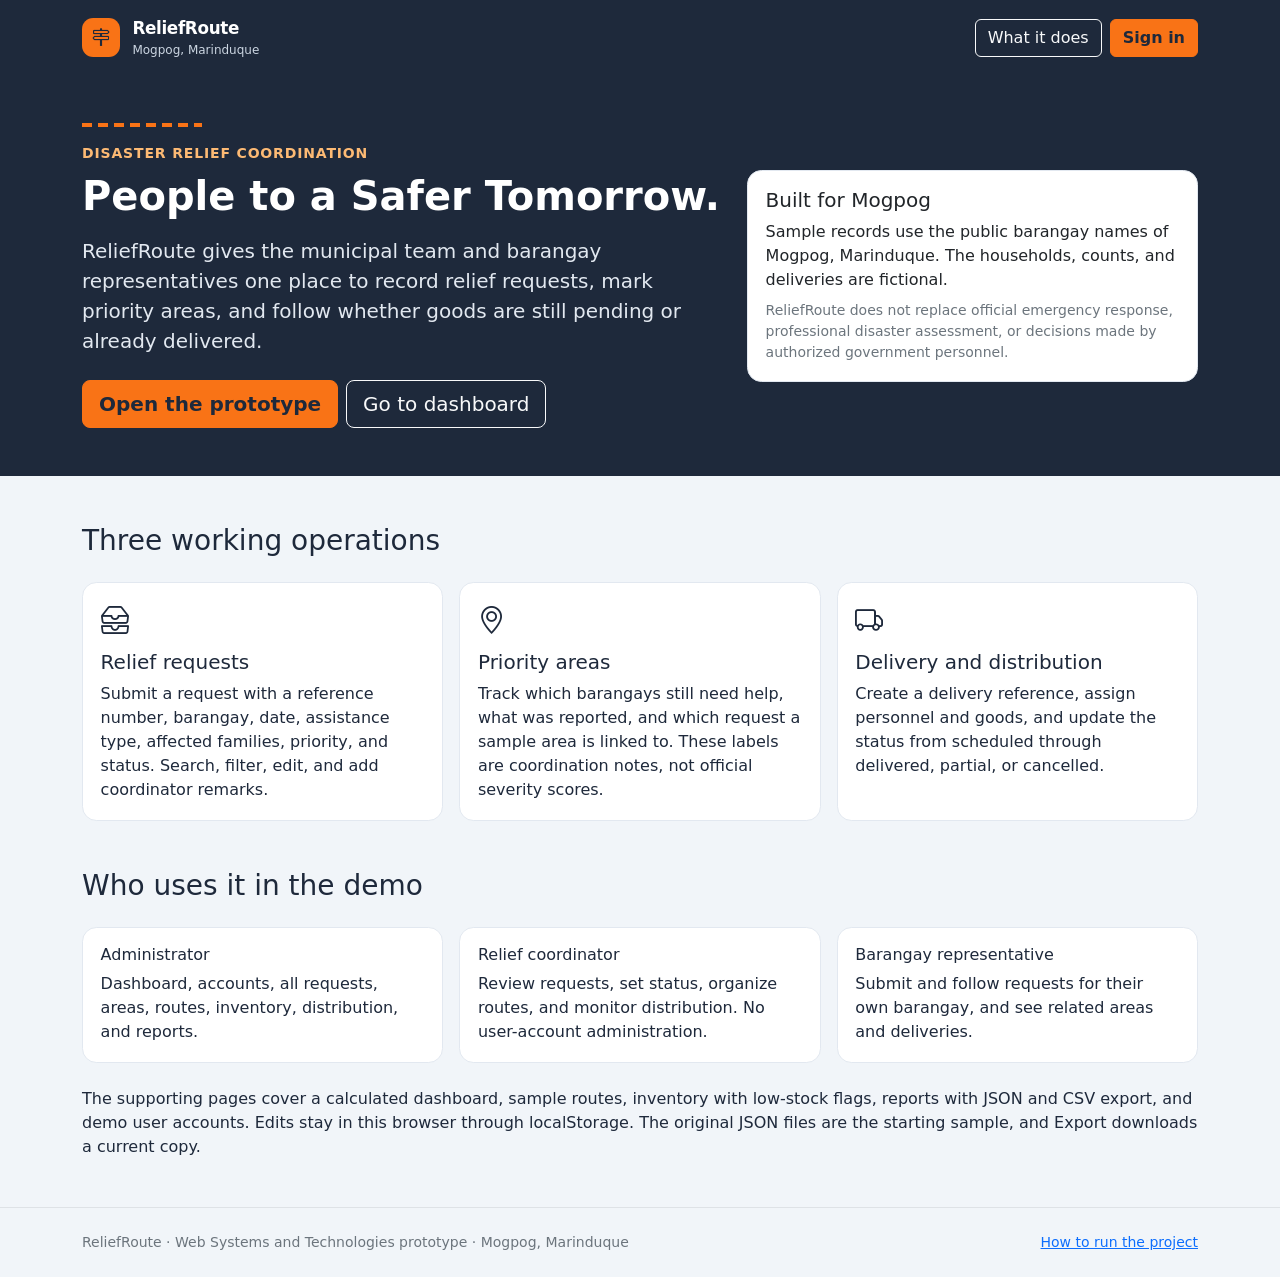
<file: index.html>
<!DOCTYPE html>
<html lang="en">
<head>
  <meta charset="UTF-8">
  <meta name="viewport" content="width=device-width, initial-scale=1">
  <meta name="description" content="ReliefRoute helps Mogpog coordinate disaster relief requests, priority areas, and delivery records.">
  <meta name="theme-color" content="#1E293B">
  <title>ReliefRoute · People to a Safer Tomorrow</title>
  <link rel="icon" href="assets/images/favicon.svg">
  <link rel="stylesheet" href="assets/vendor/bootstrap/bootstrap.min.css">
  <link rel="stylesheet" href="assets/vendor/bootstrap-icons/bootstrap-icons.min.css">
  <link rel="stylesheet" href="assets/css/style.css">
</head>
<body>
  <a class="visually-hidden-focusable position-absolute top-0 start-0 m-2 btn btn-rr" href="#content">Skip to content</a>
  <header class="rr-public-nav">
    <nav class="container py-3 d-flex flex-wrap align-items-center gap-3" aria-label="Public">
      <a class="rr-brand p-0" href="index.html">
        <span class="rr-mark" aria-hidden="true"><i class="bi bi-signpost-2"></i></span>
        <span><strong>ReliefRoute</strong><small>Mogpog, Marinduque</small></span>
      </a>
      <div class="ms-lg-auto d-flex flex-wrap gap-2">
        <a class="btn btn-outline-light" href="#modules">What it does</a>
        <a class="btn btn-rr-accent" href="pages/login.html">Sign in</a>
      </div>
    </nav>
  </header>
  <main id="content">
    <section class="rr-hero">
      <div class="container py-5">
        <div class="row align-items-center g-4">
          <div class="col-lg-7">
            <div class="rr-dash mb-3" aria-hidden="true"></div>
            <p class="text-uppercase small fw-bold mb-2" style="color:#fdba74; letter-spacing:.06em;">Disaster relief coordination</p>
            <h1 class="display-6 fw-bold">People to a Safer Tomorrow.</h1>
            <p class="lead mt-3 mb-4" style="color:#e2e8f0;">ReliefRoute gives the municipal team and barangay representatives one place to record relief requests, mark priority areas, and follow whether goods are still pending or already delivered.</p>
            <div class="d-flex flex-wrap gap-2">
              <a class="btn btn-rr-accent btn-lg" href="pages/login.html">Open the prototype</a>
              <a class="btn btn-outline-light btn-lg" href="pages/dashboard.html">Go to dashboard</a>
            </div>
          </div>
          <div class="col-lg-5">
            <div class="rr-public-card text-dark">
              <h2 class="h5">Built for Mogpog</h2>
              <p class="mb-2">Sample records use the public barangay names of Mogpog, Marinduque. The households, counts, and deliveries are fictional.</p>
              <p class="mb-0 small text-secondary">ReliefRoute does not replace official emergency response, professional disaster assessment, or decisions made by authorized government personnel.</p>
            </div>
          </div>
        </div>
      </div>
    </section>
    <section class="container py-5" id="modules" aria-labelledby="modules-title">
      <h2 id="modules-title" class="h3 mb-4">Three working operations</h2>
      <div class="row g-3">
        <article class="col-12 col-md-4">
          <div class="rr-public-card">
            <i class="bi bi-inboxes fs-3" aria-hidden="true"></i>
            <h3 class="h5 mt-2">Relief requests</h3>
            <p class="mb-0">Submit a request with a reference number, barangay, date, assistance type, affected families, priority, and status. Search, filter, edit, and add coordinator remarks.</p>
          </div>
        </article>
        <article class="col-12 col-md-4">
          <div class="rr-public-card">
            <i class="bi bi-geo-alt fs-3" aria-hidden="true"></i>
            <h3 class="h5 mt-2">Priority areas</h3>
            <p class="mb-0">Track which barangays still need help, what was reported, and which request a sample area is linked to. These labels are coordination notes, not official severity scores.</p>
          </div>
        </article>
        <article class="col-12 col-md-4">
          <div class="rr-public-card">
            <i class="bi bi-truck fs-3" aria-hidden="true"></i>
            <h3 class="h5 mt-2">Delivery and distribution</h3>
            <p class="mb-0">Create a delivery reference, assign personnel and goods, and update the status from scheduled through delivered, partial, or cancelled.</p>
          </div>
        </article>
      </div>
    </section>
    <section class="container pb-5" aria-labelledby="roles-title">
      <h2 id="roles-title" class="h3 mb-4">Who uses it in the demo</h2>
      <div class="row g-3">
        <article class="col-12 col-lg-4"><div class="rr-public-card"><h3 class="h6">Administrator</h3><p class="mb-0">Dashboard, accounts, all requests, areas, routes, inventory, distribution, and reports.</p></div></article>
        <article class="col-12 col-lg-4"><div class="rr-public-card"><h3 class="h6">Relief coordinator</h3><p class="mb-0">Review requests, set status, organize routes, and monitor distribution. No user-account administration.</p></div></article>
        <article class="col-12 col-lg-4"><div class="rr-public-card"><h3 class="h6">Barangay representative</h3><p class="mb-0">Submit and follow requests for their own barangay, and see related areas and deliveries.</p></div></article>
      </div>
      <p class="mt-4 mb-0">The supporting pages cover a calculated dashboard, sample routes, inventory with low-stock flags, reports with JSON and CSV export, and demo user accounts. Edits stay in this browser through localStorage. The original JSON files are the starting sample, and Export downloads a current copy.</p>
    </section>
  </main>
  <footer class="border-top py-4">
    <div class="container d-flex flex-wrap justify-content-between gap-2 small text-secondary">
      <p class="mb-0">ReliefRoute · Web Systems and Technologies prototype · Mogpog, Marinduque</p>
      <a href="README.md">How to run the project</a>
    </div>
  </footer>
  <script src="assets/vendor/bootstrap/bootstrap.bundle.min.js"></script>
</body>
</html>
</file>
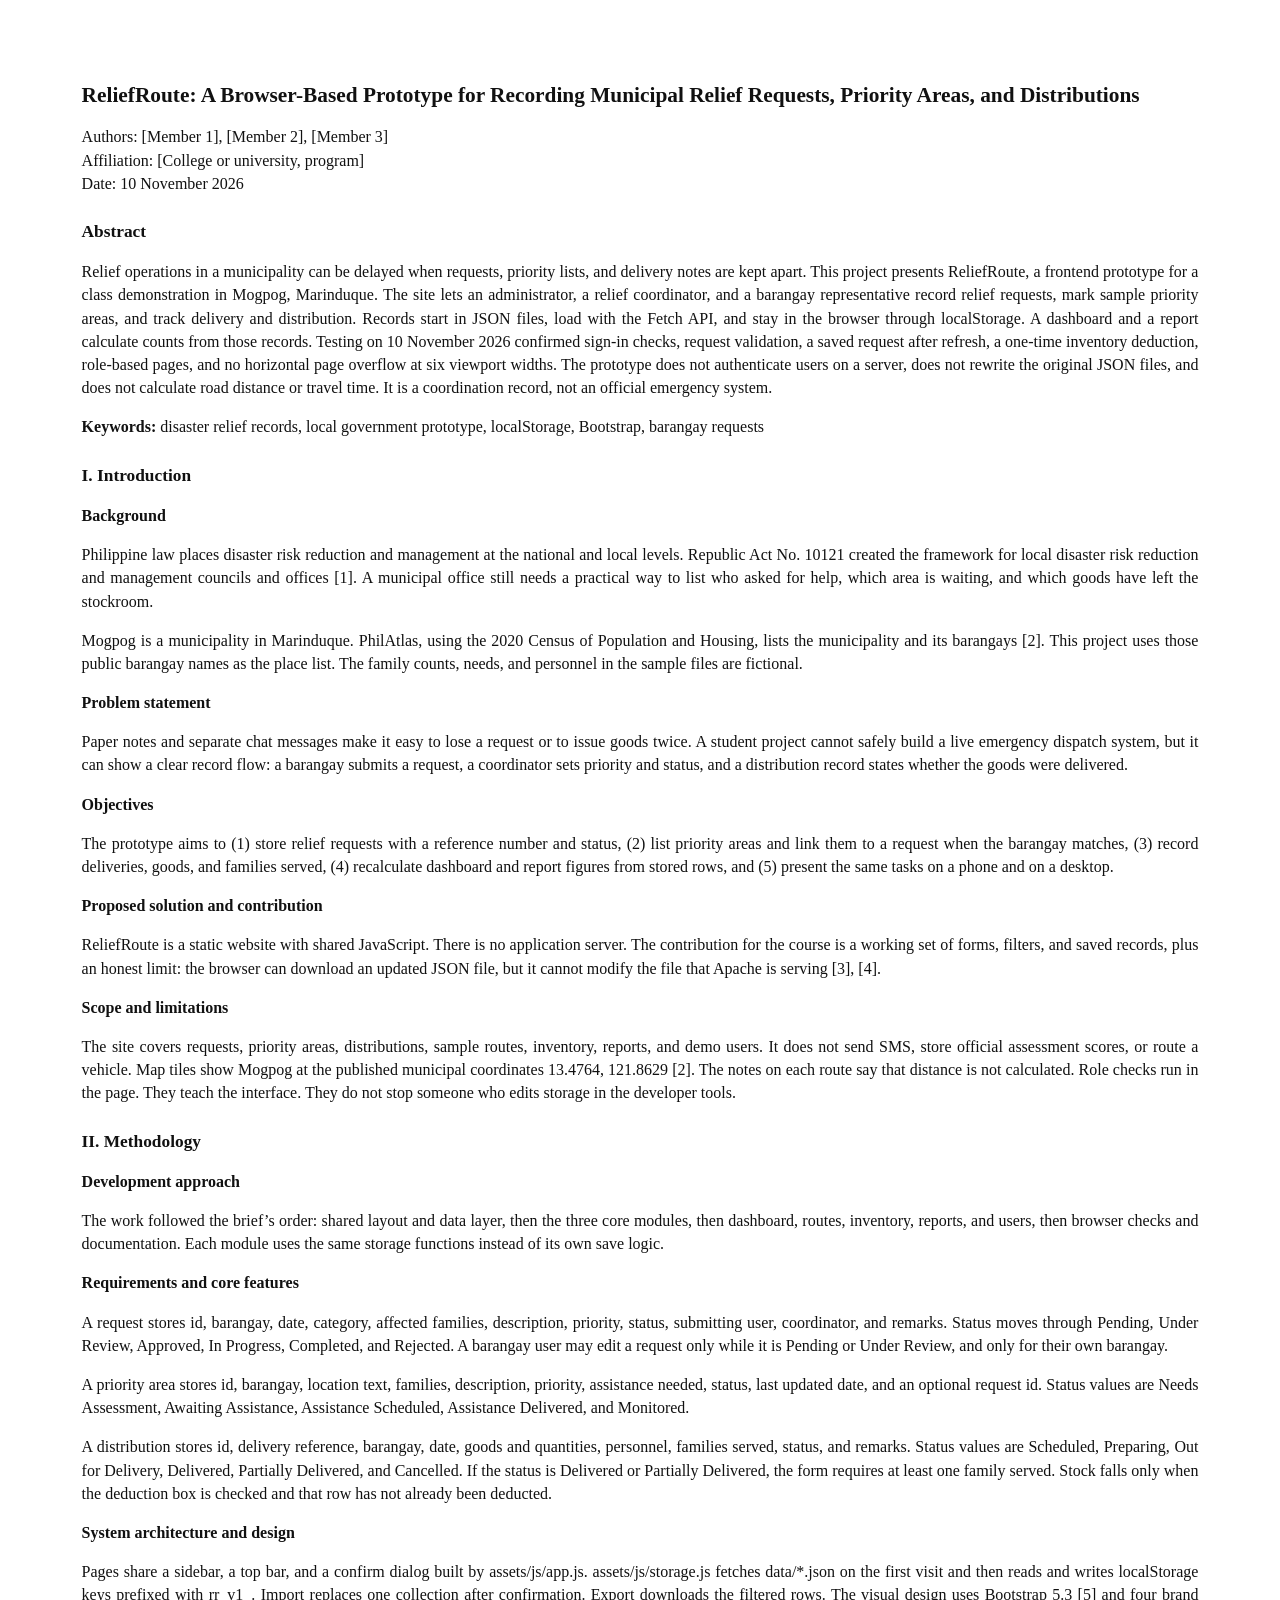
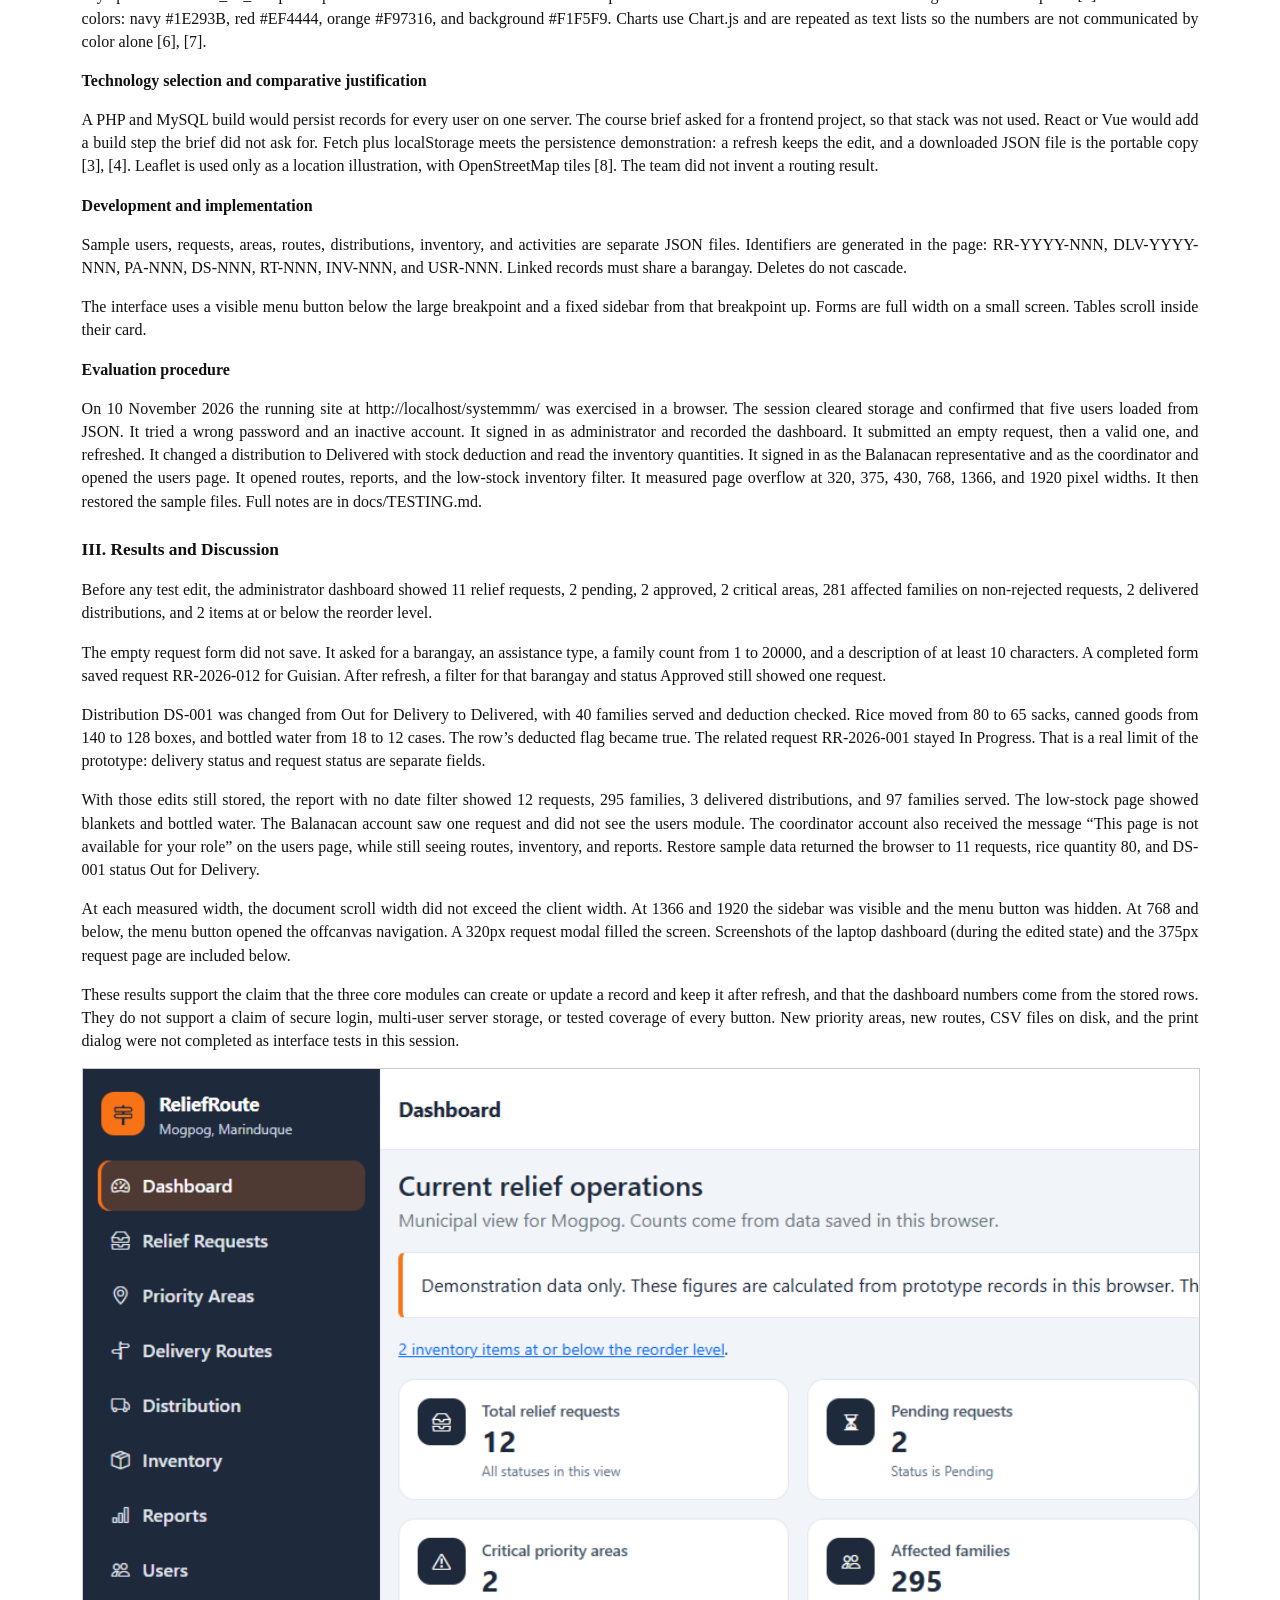
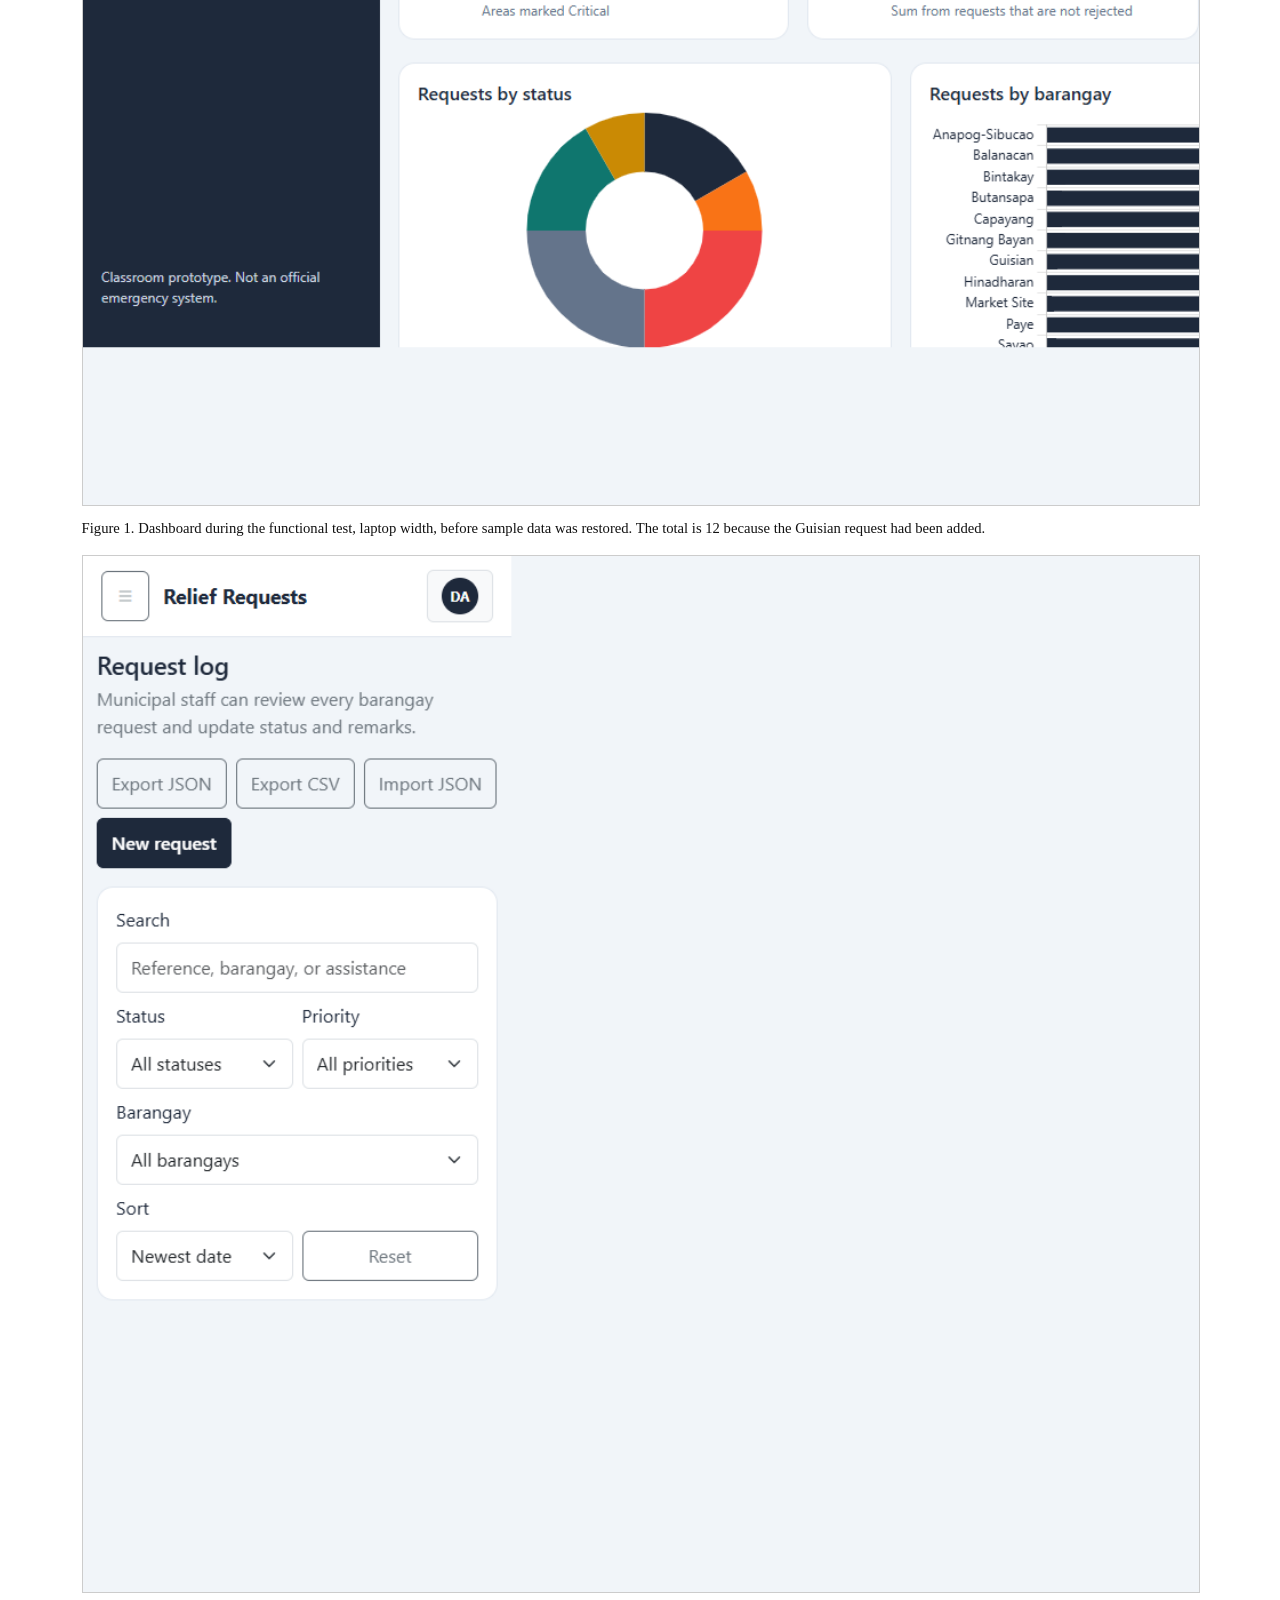
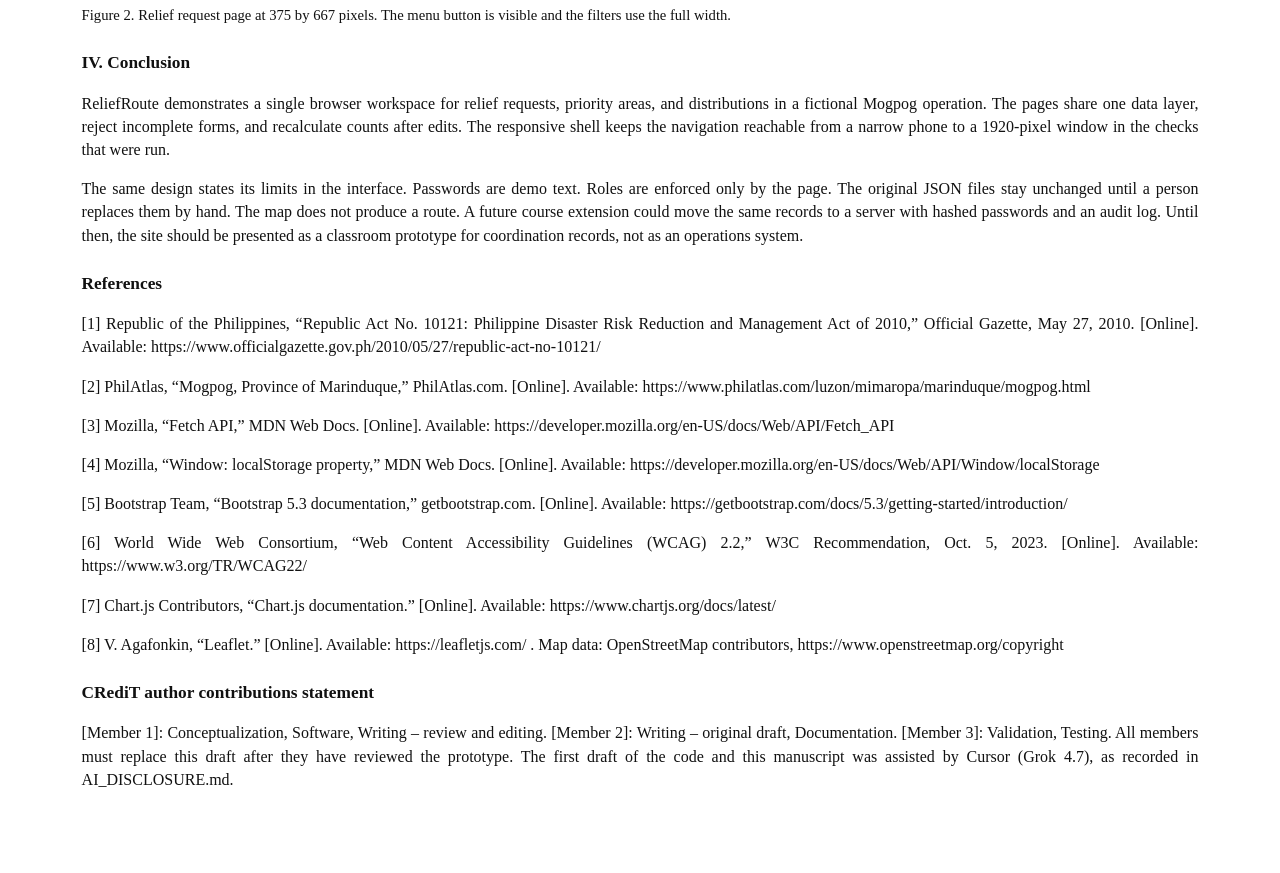
<file: docs/final-manuscript.html>
<!DOCTYPE html>
<html lang="en">
<head>
  <meta charset="utf-8">
  <title>ReliefRoute manuscript</title>
  <style>
    body { font-family: "Times New Roman", Times, serif; font-size: 12pt; line-height: 1.45; color: #111; margin: 0.85in; }
    h1 { font-size: 16pt; line-height: 1.3; }
    h2 { font-size: 13pt; margin-top: 1.4em; }
    h3 { font-size: 12pt; margin-top: 1em; }
    p, li { text-align: justify; }
    figure { margin: 1em 0; page-break-inside: avoid; }
    figcaption { font-size: 11pt; margin-top: 0.4em; }
    img { width: 100%; height: auto; border: 1px solid #ccc; }
    .meta { margin-bottom: 1.5em; }
  </style>
</head>
<body>
  <h1>ReliefRoute: A Browser-Based Prototype for Recording Municipal Relief Requests, Priority Areas, and Distributions</h1>
  <p class="meta">Authors: [Member 1], [Member 2], [Member 3]<br>
  Affiliation: [College or university, program]<br>
  Date: 10 November 2026</p>

  <h2>Abstract</h2>
  <p>Relief operations in a municipality can be delayed when requests, priority lists, and delivery notes are kept apart. This project presents ReliefRoute, a frontend prototype for a class demonstration in Mogpog, Marinduque. The site lets an administrator, a relief coordinator, and a barangay representative record relief requests, mark sample priority areas, and track delivery and distribution. Records start in JSON files, load with the Fetch API, and stay in the browser through localStorage. A dashboard and a report calculate counts from those records. Testing on 10 November 2026 confirmed sign-in checks, request validation, a saved request after refresh, a one-time inventory deduction, role-based pages, and no horizontal page overflow at six viewport widths. The prototype does not authenticate users on a server, does not rewrite the original JSON files, and does not calculate road distance or travel time. It is a coordination record, not an official emergency system.</p>
  <p><strong>Keywords:</strong> disaster relief records, local government prototype, localStorage, Bootstrap, barangay requests</p>

  <h2>I. Introduction</h2>
  <h3>Background</h3>
  <p>Philippine law places disaster risk reduction and management at the national and local levels. Republic Act No. 10121 created the framework for local disaster risk reduction and management councils and offices [1]. A municipal office still needs a practical way to list who asked for help, which area is waiting, and which goods have left the stockroom.</p>
  <p>Mogpog is a municipality in Marinduque. PhilAtlas, using the 2020 Census of Population and Housing, lists the municipality and its barangays [2]. This project uses those public barangay names as the place list. The family counts, needs, and personnel in the sample files are fictional.</p>
  <h3>Problem statement</h3>
  <p>Paper notes and separate chat messages make it easy to lose a request or to issue goods twice. A student project cannot safely build a live emergency dispatch system, but it can show a clear record flow: a barangay submits a request, a coordinator sets priority and status, and a distribution record states whether the goods were delivered.</p>
  <h3>Objectives</h3>
  <p>The prototype aims to (1) store relief requests with a reference number and status, (2) list priority areas and link them to a request when the barangay matches, (3) record deliveries, goods, and families served, (4) recalculate dashboard and report figures from stored rows, and (5) present the same tasks on a phone and on a desktop.</p>
  <h3>Proposed solution and contribution</h3>
  <p>ReliefRoute is a static website with shared JavaScript. There is no application server. The contribution for the course is a working set of forms, filters, and saved records, plus an honest limit: the browser can download an updated JSON file, but it cannot modify the file that Apache is serving [3], [4].</p>
  <h3>Scope and limitations</h3>
  <p>The site covers requests, priority areas, distributions, sample routes, inventory, reports, and demo users. It does not send SMS, store official assessment scores, or route a vehicle. Map tiles show Mogpog at the published municipal coordinates 13.4764, 121.8629 [2]. The notes on each route say that distance is not calculated. Role checks run in the page. They teach the interface. They do not stop someone who edits storage in the developer tools.</p>

  <h2>II. Methodology</h2>
  <h3>Development approach</h3>
  <p>The work followed the brief’s order: shared layout and data layer, then the three core modules, then dashboard, routes, inventory, reports, and users, then browser checks and documentation. Each module uses the same storage functions instead of its own save logic.</p>
  <h3>Requirements and core features</h3>
  <p>A request stores id, barangay, date, category, affected families, description, priority, status, submitting user, coordinator, and remarks. Status moves through Pending, Under Review, Approved, In Progress, Completed, and Rejected. A barangay user may edit a request only while it is Pending or Under Review, and only for their own barangay.</p>
  <p>A priority area stores id, barangay, location text, families, description, priority, assistance needed, status, last updated date, and an optional request id. Status values are Needs Assessment, Awaiting Assistance, Assistance Scheduled, Assistance Delivered, and Monitored.</p>
  <p>A distribution stores id, delivery reference, barangay, date, goods and quantities, personnel, families served, status, and remarks. Status values are Scheduled, Preparing, Out for Delivery, Delivered, Partially Delivered, and Cancelled. If the status is Delivered or Partially Delivered, the form requires at least one family served. Stock falls only when the deduction box is checked and that row has not already been deducted.</p>
  <h3>System architecture and design</h3>
  <p>Pages share a sidebar, a top bar, and a confirm dialog built by assets/js/app.js. assets/js/storage.js fetches data/*.json on the first visit and then reads and writes localStorage keys prefixed with rr_v1_. Import replaces one collection after confirmation. Export downloads the filtered rows. The visual design uses Bootstrap 5.3 [5] and four brand colors: navy #1E293B, red #EF4444, orange #F97316, and background #F1F5F9. Charts use Chart.js and are repeated as text lists so the numbers are not communicated by color alone [6], [7].</p>
  <h3>Technology selection and comparative justification</h3>
  <p>A PHP and MySQL build would persist records for every user on one server. The course brief asked for a frontend project, so that stack was not used. React or Vue would add a build step the brief did not ask for. Fetch plus localStorage meets the persistence demonstration: a refresh keeps the edit, and a downloaded JSON file is the portable copy [3], [4]. Leaflet is used only as a location illustration, with OpenStreetMap tiles [8]. The team did not invent a routing result.</p>
  <h3>Development and implementation</h3>
  <p>Sample users, requests, areas, routes, distributions, inventory, and activities are separate JSON files. Identifiers are generated in the page: RR-YYYY-NNN, DLV-YYYY-NNN, PA-NNN, DS-NNN, RT-NNN, INV-NNN, and USR-NNN. Linked records must share a barangay. Deletes do not cascade.</p>
  <p>The interface uses a visible menu button below the large breakpoint and a fixed sidebar from that breakpoint up. Forms are full width on a small screen. Tables scroll inside their card.</p>
  <h3>Evaluation procedure</h3>
  <p>On 10 November 2026 the running site at http://localhost/systemmm/ was exercised in a browser. The session cleared storage and confirmed that five users loaded from JSON. It tried a wrong password and an inactive account. It signed in as administrator and recorded the dashboard. It submitted an empty request, then a valid one, and refreshed. It changed a distribution to Delivered with stock deduction and read the inventory quantities. It signed in as the Balanacan representative and as the coordinator and opened the users page. It opened routes, reports, and the low-stock inventory filter. It measured page overflow at 320, 375, 430, 768, 1366, and 1920 pixel widths. It then restored the sample files. Full notes are in docs/TESTING.md.</p>

  <h2>III. Results and Discussion</h2>
  <p>Before any test edit, the administrator dashboard showed 11 relief requests, 2 pending, 2 approved, 2 critical areas, 281 affected families on non-rejected requests, 2 delivered distributions, and 2 items at or below the reorder level.</p>
  <p>The empty request form did not save. It asked for a barangay, an assistance type, a family count from 1 to 20000, and a description of at least 10 characters. A completed form saved request RR-2026-012 for Guisian. After refresh, a filter for that barangay and status Approved still showed one request.</p>
  <p>Distribution DS-001 was changed from Out for Delivery to Delivered, with 40 families served and deduction checked. Rice moved from 80 to 65 sacks, canned goods from 140 to 128 boxes, and bottled water from 18 to 12 cases. The row’s deducted flag became true. The related request RR-2026-001 stayed In Progress. That is a real limit of the prototype: delivery status and request status are separate fields.</p>
  <p>With those edits still stored, the report with no date filter showed 12 requests, 295 families, 3 delivered distributions, and 97 families served. The low-stock page showed blankets and bottled water. The Balanacan account saw one request and did not see the users module. The coordinator account also received the message “This page is not available for your role” on the users page, while still seeing routes, inventory, and reports. Restore sample data returned the browser to 11 requests, rice quantity 80, and DS-001 status Out for Delivery.</p>
  <p>At each measured width, the document scroll width did not exceed the client width. At 1366 and 1920 the sidebar was visible and the menu button was hidden. At 768 and below, the menu button opened the offcanvas navigation. A 320px request modal filled the screen. Screenshots of the laptop dashboard (during the edited state) and the 375px request page are included below.</p>
  <p>These results support the claim that the three core modules can create or update a record and keep it after refresh, and that the dashboard numbers come from the stored rows. They do not support a claim of secure login, multi-user server storage, or tested coverage of every button. New priority areas, new routes, CSV files on disk, and the print dialog were not completed as interface tests in this session.</p>

  <figure>
    <img src="screenshots/dashboard-laptop.png" alt="Dashboard on a laptop-width browser during the functional test">
    <figcaption>Figure 1. Dashboard during the functional test, laptop width, before sample data was restored. The total is 12 because the Guisian request had been added.</figcaption>
  </figure>
  <figure>
    <img src="screenshots/requests-mobile.png" alt="Relief requests page at a phone width">
    <figcaption>Figure 2. Relief request page at 375 by 667 pixels. The menu button is visible and the filters use the full width.</figcaption>
  </figure>

  <h2>IV. Conclusion</h2>
  <p>ReliefRoute demonstrates a single browser workspace for relief requests, priority areas, and distributions in a fictional Mogpog operation. The pages share one data layer, reject incomplete forms, and recalculate counts after edits. The responsive shell keeps the navigation reachable from a narrow phone to a 1920-pixel window in the checks that were run.</p>
  <p>The same design states its limits in the interface. Passwords are demo text. Roles are enforced only by the page. The original JSON files stay unchanged until a person replaces them by hand. The map does not produce a route. A future course extension could move the same records to a server with hashed passwords and an audit log. Until then, the site should be presented as a classroom prototype for coordination records, not as an operations system.</p>

  <h2>References</h2>
  <p>[1] Republic of the Philippines, “Republic Act No. 10121: Philippine Disaster Risk Reduction and Management Act of 2010,” Official Gazette, May 27, 2010. [Online]. Available: https://www.officialgazette.gov.ph/2010/05/27/republic-act-no-10121/</p>
  <p>[2] PhilAtlas, “Mogpog, Province of Marinduque,” PhilAtlas.com. [Online]. Available: https://www.philatlas.com/luzon/mimaropa/marinduque/mogpog.html</p>
  <p>[3] Mozilla, “Fetch API,” MDN Web Docs. [Online]. Available: https://developer.mozilla.org/en-US/docs/Web/API/Fetch_API</p>
  <p>[4] Mozilla, “Window: localStorage property,” MDN Web Docs. [Online]. Available: https://developer.mozilla.org/en-US/docs/Web/API/Window/localStorage</p>
  <p>[5] Bootstrap Team, “Bootstrap 5.3 documentation,” getbootstrap.com. [Online]. Available: https://getbootstrap.com/docs/5.3/getting-started/introduction/</p>
  <p>[6] World Wide Web Consortium, “Web Content Accessibility Guidelines (WCAG) 2.2,” W3C Recommendation, Oct. 5, 2023. [Online]. Available: https://www.w3.org/TR/WCAG22/</p>
  <p>[7] Chart.js Contributors, “Chart.js documentation.” [Online]. Available: https://www.chartjs.org/docs/latest/</p>
  <p>[8] V. Agafonkin, “Leaflet.” [Online]. Available: https://leafletjs.com/ . Map data: OpenStreetMap contributors, https://www.openstreetmap.org/copyright</p>

  <h2>CRediT author contributions statement</h2>
  <p>[Member 1]: Conceptualization, Software, Writing – review and editing. [Member 2]: Writing – original draft, Documentation. [Member 3]: Validation, Testing. All members must replace this draft after they have reviewed the prototype. The first draft of the code and this manuscript was assisted by Cursor (Grok 4.7), as recorded in AI_DISCLOSURE.md.</p>
</body>
</html>
</file>
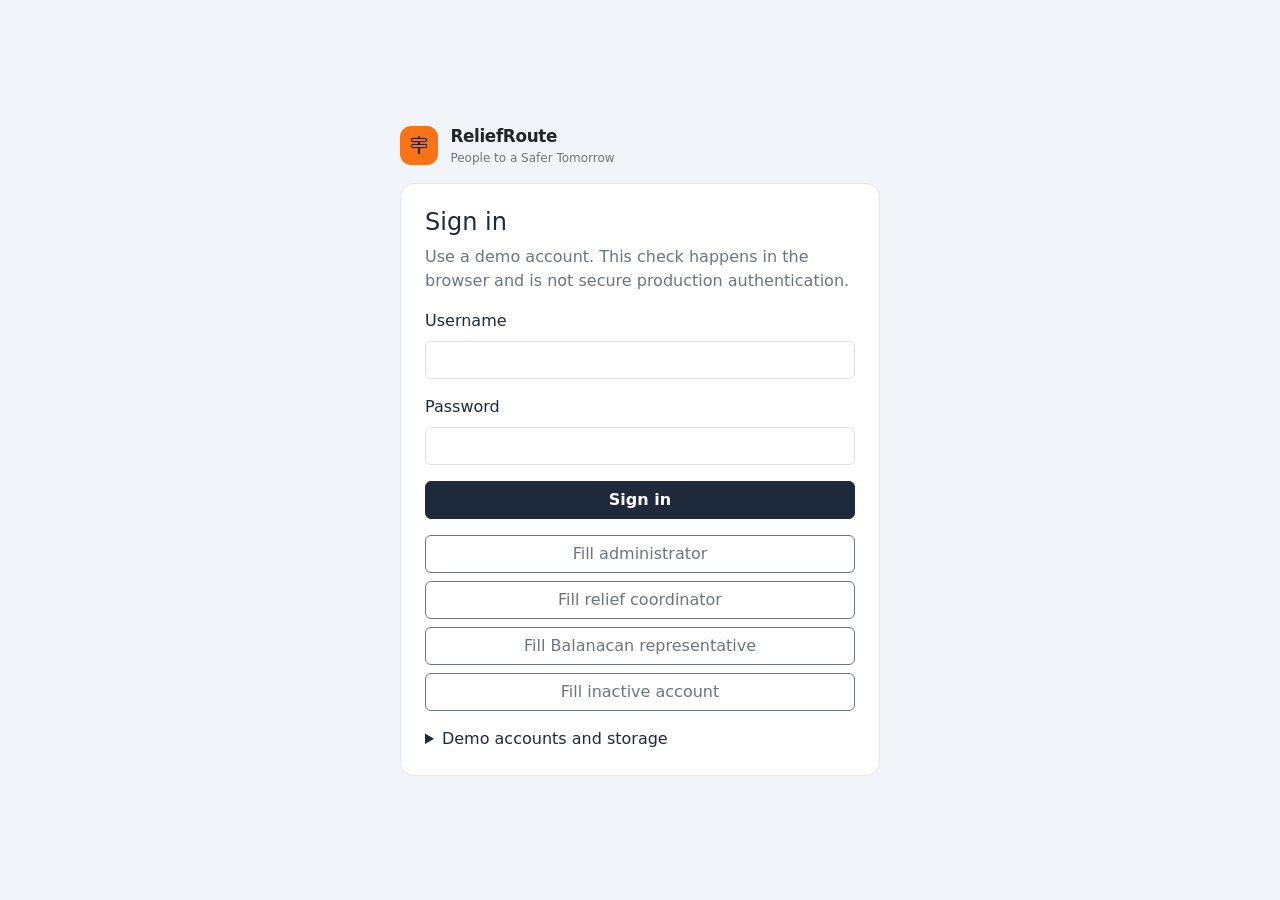
<file: pages/dashboard.html>
<!DOCTYPE html>
<html lang="en">
<head>
  <meta charset="UTF-8">
  <meta name="viewport" content="width=device-width, initial-scale=1">
  <meta name="description" content="ReliefRoute operations dashboard for Mogpog.">
  <title>Dashboard · ReliefRoute</title>
  <link rel="icon" href="../assets/images/favicon.svg">
  <link rel="stylesheet" href="../assets/vendor/bootstrap/bootstrap.min.css">
  <link rel="stylesheet" href="../assets/vendor/bootstrap-icons/bootstrap-icons.min.css">
  <link rel="stylesheet" href="../assets/css/style.css">
</head>
<body data-page="dashboard">
  <p id="rr-boot" class="p-4 text-secondary">Loading ReliefRoute…</p>
  <main id="page-root" class="rr-content" hidden>
    <section aria-labelledby="ops-heading">
      <h2 id="ops-heading" class="h4 mb-1">Current relief operations</h2>
      <p id="scopeNote" class="text-secondary mb-3"></p>
      <div class="alert rr-note" role="note">Demonstration data only. These figures are calculated from prototype records in this browser. They are not an official situation report.</div>
      <p id="stockLine" class="small mb-3"></p>
      <div class="row g-3" id="statGrid"></div>
    </section>
    <div class="row g-3 mt-1">
      <section class="col-lg-5" aria-labelledby="status-chart-title">
        <div class="rr-card p-3 h-100">
          <h3 id="status-chart-title" class="h6">Requests by status</h3>
          <div class="rr-chart"><canvas id="statusChart" aria-label="Chart of relief requests by status"></canvas></div>
          <ul class="list-unstyled d-flex flex-column gap-1 mt-3 mb-0 small" id="statusList"></ul>
        </div>
      </section>
      <section class="col-lg-7" aria-labelledby="barangay-chart-title">
        <div class="rr-card p-3 h-100">
          <h3 id="barangay-chart-title" class="h6">Requests by barangay</h3>
          <div class="rr-chart"><canvas id="barangayChart" aria-label="Chart of relief requests by barangay"></canvas></div>
          <ul class="list-unstyled d-flex flex-column gap-1 mt-3 mb-0 small" id="barangayList"></ul>
        </div>
      </section>
    </div>
    <div class="row g-3 mt-1">
      <section class="col-xl-7" aria-labelledby="recent-title">
        <div class="rr-card p-3">
          <h3 id="recent-title" class="h6">Recent relief requests</h3>
          <div class="table-responsive">
            <table class="table align-middle mb-0">
              <caption class="visually-hidden">Five most recently updated relief requests</caption>
              <thead><tr><th>Request</th><th>Barangay</th><th>Assistance</th><th>Priority</th><th>Status</th></tr></thead>
              <tbody id="recentBody"></tbody>
            </table>
          </div>
        </div>
      </section>
      <section class="col-xl-5" aria-labelledby="activity-title">
        <div class="rr-card p-3 h-100">
          <h3 id="activity-title" class="h6">Recent activity</h3>
          <ol class="rr-feed" id="activityFeed"></ol>
        </div>
      </section>
    </div>
  </main>
  <script src="../assets/vendor/bootstrap/bootstrap.bundle.min.js"></script>
  <script src="../assets/vendor/chart/chart.umd.min.js"></script>
  <script src="../assets/js/storage.js"></script>
  <script src="../assets/js/app.js"></script>
  <script src="../assets/js/dashboard.js"></script>
  <script>
    document.addEventListener("DOMContentLoaded", function () {
      RR.boot(function (user) { DashboardPage.init(user); });
    });
  </script>
</body>
</html>
</file>
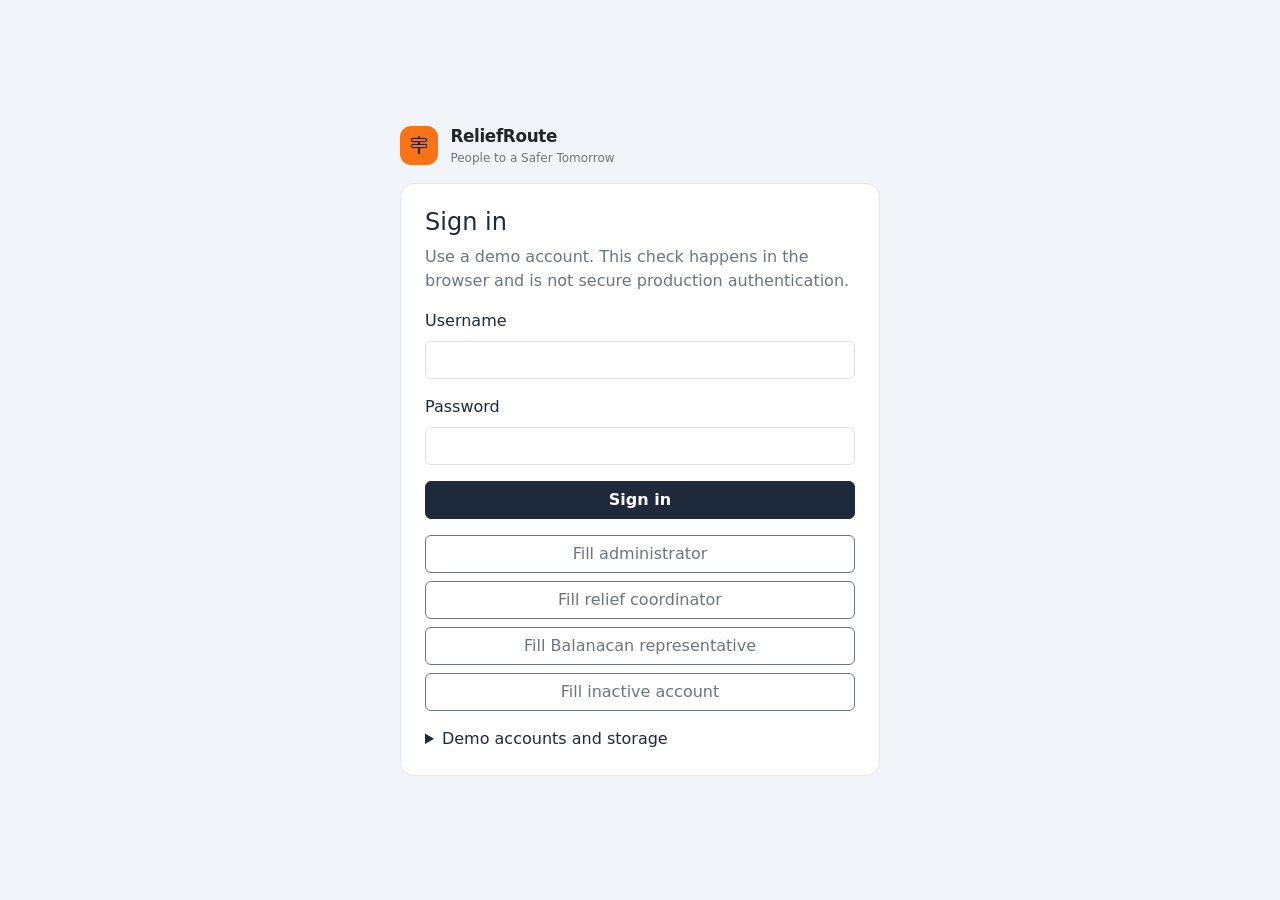
<file: pages/delivery-routes.html>
<!DOCTYPE html>
<html lang="en">
<head>
  <meta charset="UTF-8">
  <meta name="viewport" content="width=device-width, initial-scale=1">
  <meta name="description" content="Sample relief delivery routes for Mogpog. Distances are not calculated.">
  <title>Delivery Routes · ReliefRoute</title>
  <link rel="icon" href="../assets/images/favicon.svg">
  <link rel="stylesheet" href="../assets/vendor/bootstrap/bootstrap.min.css">
  <link rel="stylesheet" href="../assets/vendor/bootstrap-icons/bootstrap-icons.min.css">
  <link rel="stylesheet" href="../assets/vendor/leaflet/leaflet.css">
  <link rel="stylesheet" href="../assets/css/style.css">
</head>
<body data-page="routes">
  <p id="rr-boot" class="p-4 text-secondary">Loading ReliefRoute…</p>
  <main id="page-root" class="rr-content" hidden>
    <div class="d-flex flex-wrap justify-content-between align-items-start gap-3 mb-3">
      <div>
        <h2 class="h4 mb-1">Sample delivery routes</h2>
        <p class="text-secondary mb-0">These routes name an origin, a destination barangay, personnel, and supplies. ReliefRoute does not calculate road distance, travel time, or live vehicle location.</p>
      </div>
      <div class="d-flex flex-wrap gap-2">
        <button type="button" class="btn btn-outline-secondary" id="exportJsonBtn">Export JSON</button>
        <button type="button" class="btn btn-outline-secondary" id="exportCsvBtn">Export CSV</button>
        <button type="button" class="btn btn-outline-secondary" id="importJsonBtn">Import JSON</button>
        <input id="importJsonInput" type="file" accept="application/json,.json" hidden>
        <button type="button" class="btn btn-rr" id="addBtn">New route</button>
      </div>
    </div>
    <form class="rr-card p-3 mb-3" id="filterForm" role="search" aria-label="Filter routes">
      <div class="row g-2 align-items-end">
        <div class="col-12 col-md-5">
          <label class="form-label" for="filterQuery">Search</label>
          <input class="form-control" id="filterQuery" name="q" type="search" placeholder="Route, personnel, or supplies">
        </div>
        <div class="col-6 col-md-3">
          <label class="form-label" for="filterStatus">Status</label>
          <select class="form-select" id="filterStatus" name="status"></select>
        </div>
        <div class="col-6 col-md-2">
          <label class="form-label" for="filterBarangay">Destination</label>
          <select class="form-select" id="filterBarangay" name="barangay"></select>
        </div>
        <div class="col-12 col-md-2">
          <button class="btn btn-outline-secondary w-100" type="button" id="resetFilters">Reset</button>
        </div>
      </div>
    </form>
    <p id="resultCount" class="small text-secondary" aria-live="polite"></p>
    <div class="row g-3" id="routeList"></div>
    <section class="rr-card p-3 mt-3" aria-labelledby="map-title">
      <h2 id="map-title" class="h6">Municipal reference map</h2>
      <div id="routeMap" class="rr-map" role="region" aria-label="Map centered on the Mogpog municipal reference point"></div>
      <p id="mapNote" class="small text-secondary mt-2 mb-0">Loading the map…</p>
    </section>
    <div class="modal fade" id="formModal" tabindex="-1" aria-labelledby="routeModalTitle" aria-hidden="true">
      <div class="modal-dialog modal-lg modal-dialog-scrollable modal-fullscreen-sm-down">
        <div class="modal-content">
          <form id="recordForm" novalidate>
            <div class="modal-header">
              <h2 class="modal-title h5" id="routeModalTitle">New delivery route</h2>
              <button type="button" class="btn-close" data-bs-dismiss="modal" aria-label="Close"></button>
            </div>
            <div class="modal-body">
              <div id="formAlert" class="alert alert-danger" role="alert" tabindex="-1" hidden></div>
              <div class="row g-3">
                <div class="col-md-6">
                  <label class="form-label" for="routeOrigin">Origin</label>
                  <input class="form-control" id="routeOrigin" name="origin" maxlength="160">
                </div>
                <div class="col-md-6">
                  <label class="form-label" for="routeDestination">Destination barangay</label>
                  <select class="form-select" id="routeDestination" name="destination"></select>
                </div>
                <div class="col-md-6">
                  <label class="form-label" for="routePersonnel">Assigned personnel</label>
                  <input class="form-control" id="routePersonnel" name="personnel" maxlength="120">
                </div>
                <div class="col-md-6">
                  <label class="form-label" for="routeDate">Scheduled date</label>
                  <input class="form-control" id="routeDate" name="scheduledDate" type="date">
                </div>
                <div class="col-md-8">
                  <label class="form-label" for="routeSupplies">Relief supplies</label>
                  <input class="form-control" id="routeSupplies" name="supplies" maxlength="200">
                </div>
                <div class="col-md-4">
                  <label class="form-label" for="routeStatus">Status</label>
                  <select class="form-select" id="routeStatus" name="status"></select>
                </div>
                <div class="col-12">
                  <label class="form-label" for="routeDistribution">Linked distribution</label>
                  <select class="form-select" id="routeDistribution" name="relatedDistributionId"></select>
                </div>
                <div class="col-12">
                  <label class="form-label" for="routeNotes">Notes</label>
                  <textarea class="form-control" id="routeNotes" name="notes" rows="3" maxlength="500"></textarea>
                </div>
              </div>
            </div>
            <div class="modal-footer">
              <button type="button" class="btn btn-outline-secondary" data-bs-dismiss="modal">Cancel</button>
              <button type="submit" class="btn btn-rr">Save route</button>
            </div>
          </form>
        </div>
      </div>
    </div>
  </main>
  <script src="../assets/vendor/bootstrap/bootstrap.bundle.min.js"></script>
  <script src="../assets/vendor/leaflet/leaflet.js"></script>
  <script src="../assets/js/storage.js"></script>
  <script src="../assets/js/app.js"></script>
  <script src="../assets/js/delivery-routes.js"></script>
  <script>
    document.addEventListener("DOMContentLoaded", function () {
      RR.boot(function (user) { DeliveryRoutes.init(user); });
    });
  </script>
</body>
</html>
</file>
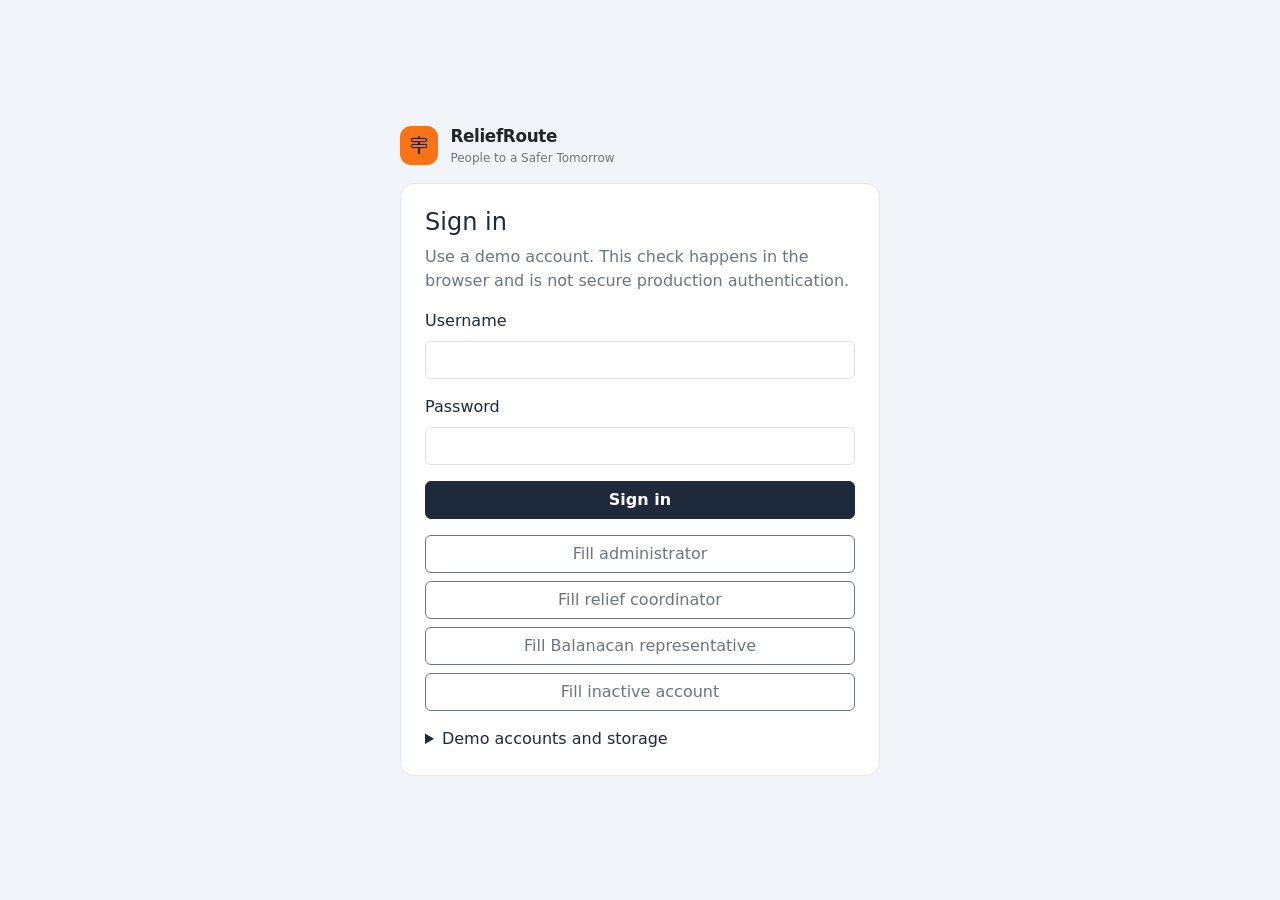
<file: pages/distribution.html>
<!DOCTYPE html>
<html lang="en">
<head>
  <meta charset="UTF-8">
  <meta name="viewport" content="width=device-width, initial-scale=1">
  <meta name="description" content="Track relief goods distribution for Mogpog.">
  <title>Distribution · ReliefRoute</title>
  <link rel="icon" href="../assets/images/favicon.svg">
  <link rel="stylesheet" href="../assets/vendor/bootstrap/bootstrap.min.css">
  <link rel="stylesheet" href="../assets/vendor/bootstrap-icons/bootstrap-icons.min.css">
  <link rel="stylesheet" href="../assets/css/style.css">
</head>
<body data-page="distribution">
  <p id="rr-boot" class="p-4 text-secondary">Loading ReliefRoute…</p>
  <main id="page-root" class="rr-content" hidden>
    <div class="d-flex flex-wrap justify-content-between align-items-start gap-3 mb-3">
      <div>
        <h2 class="h4 mb-1">Relief distribution</h2>
        <p id="scopeNote" class="text-secondary mb-0"></p>
      </div>
      <div class="d-flex flex-wrap gap-2">
        <button type="button" class="btn btn-outline-secondary" id="exportJsonBtn">Export JSON</button>
        <button type="button" class="btn btn-outline-secondary" id="exportCsvBtn">Export CSV</button>
        <button type="button" class="btn btn-outline-secondary" id="importJsonBtn">Import JSON</button>
        <input id="importJsonInput" type="file" accept="application/json,.json" hidden>
        <button type="button" class="btn btn-rr" id="addBtn">New distribution</button>
      </div>
    </div>
    <form class="rr-card p-3 mb-3" id="filterForm" role="search" aria-label="Filter distributions">
      <div class="row g-2 align-items-end">
        <div class="col-12 col-md-5">
          <label class="form-label" for="filterQuery">Search</label>
          <input class="form-control" id="filterQuery" name="q" type="search" placeholder="Reference, barangay, or item">
        </div>
        <div class="col-6 col-md-3">
          <label class="form-label" for="filterStatus">Status</label>
          <select class="form-select" id="filterStatus" name="status"></select>
        </div>
        <div class="col-6 col-md-2" id="barangayFilterWrap">
          <label class="form-label" for="filterBarangay">Barangay</label>
          <select class="form-select" id="filterBarangay" name="barangay"></select>
        </div>
        <div class="col-12 col-md-2">
          <button class="btn btn-outline-secondary w-100" type="button" id="resetFilters">Reset</button>
        </div>
      </div>
    </form>
    <section class="rr-card p-3">
      <div class="d-flex justify-content-between"><h3 class="h6">Records</h3><p id="resultCount" class="small text-secondary" aria-live="polite"></p></div>
      <div class="table-responsive">
        <table class="table align-middle mb-0">
          <caption class="visually-hidden">Distribution records</caption>
          <thead>
            <tr><th>Reference</th><th>Barangay</th><th>Date</th><th>Goods</th><th>Personnel</th><th class="text-end">Families served</th><th>Status</th><th>Actions</th></tr>
          </thead>
          <tbody id="tableBody"></tbody>
        </table>
      </div>
      <div id="pager"></div>
    </section>
    <div class="modal fade" id="formModal" tabindex="-1" aria-labelledby="distributionModalTitle" aria-hidden="true">
      <div class="modal-dialog modal-lg modal-dialog-scrollable modal-fullscreen-sm-down">
        <div class="modal-content">
          <form id="recordForm" novalidate>
            <div class="modal-header">
              <h2 class="modal-title h5" id="distributionModalTitle">New distribution</h2>
              <button type="button" class="btn-close" data-bs-dismiss="modal" aria-label="Close"></button>
            </div>
            <div class="modal-body">
              <div id="formAlert" class="alert alert-danger" role="alert" tabindex="-1" hidden></div>
              <div class="row g-3">
                <div class="col-md-6">
                  <label class="form-label" for="deliveryReference">Delivery reference</label>
                  <input class="form-control" id="deliveryReference" name="reference" readonly>
                </div>
                <div class="col-md-6">
                  <label class="form-label" for="distributionBarangay">Destination barangay</label>
                  <select class="form-select" id="distributionBarangay" name="barangay"></select>
                </div>
                <div class="col-md-4">
                  <label class="form-label" for="distributionDate">Date</label>
                  <input class="form-control" id="distributionDate" name="date" type="date">
                </div>
                <div class="col-md-4">
                  <label class="form-label" for="distributionStatus">Status</label>
                  <select class="form-select" id="distributionStatus" name="status"></select>
                </div>
                <div class="col-md-4">
                  <label class="form-label" for="familiesServed">Families served</label>
                  <input class="form-control" id="familiesServed" name="familiesServed" type="number" min="0" max="20000" step="1" inputmode="numeric">
                </div>
                <div class="col-12">
                  <label class="form-label" for="distributionPersonnel">Assigned personnel</label>
                  <input class="form-control" id="distributionPersonnel" name="personnel" maxlength="120">
                </div>
                <div class="col-md-6">
                  <label class="form-label" for="distributionRequest">Linked request</label>
                  <select class="form-select" id="distributionRequest" name="requestId"></select>
                </div>
                <div class="col-md-6">
                  <label class="form-label" for="distributionRoute">Linked route</label>
                  <select class="form-select" id="distributionRoute" name="routeId"></select>
                </div>
                <div class="col-12">
                  <fieldset>
                    <legend class="form-label h6">Relief goods</legend>
                    <div id="goodsLines"></div>
                    <button type="button" class="btn btn-outline-secondary btn-sm" id="addGoodsLine">Add item</button>
                  </fieldset>
                </div>
                <div class="col-12">
                  <label class="form-label" for="distributionRemarks">Remarks</label>
                  <textarea class="form-control" id="distributionRemarks" name="remarks" rows="3" maxlength="500"></textarea>
                </div>
                <div class="col-12" id="deductWrap">
                  <div class="form-check">
                    <input class="form-check-input" type="checkbox" id="deductInventory" name="deductInventory">
                    <label class="form-check-label" for="deductInventory">Subtract these quantities from inventory when the status is Delivered or Partially Delivered</label>
                  </div>
                </div>
                <div class="col-12">
                  <p id="deductNote" class="small text-secondary mb-0" hidden></p>
                </div>
              </div>
            </div>
            <div class="modal-footer">
              <button type="button" class="btn btn-outline-secondary" data-bs-dismiss="modal">Cancel</button>
              <button type="submit" class="btn btn-rr">Save distribution</button>
            </div>
          </form>
        </div>
      </div>
    </div>
    <div class="modal fade" id="viewModal" tabindex="-1" aria-labelledby="viewTitle" aria-hidden="true">
      <div class="modal-dialog modal-lg modal-dialog-scrollable modal-fullscreen-sm-down">
        <div class="modal-content">
          <div class="modal-header">
            <h2 class="modal-title h5" id="viewTitle">Distribution</h2>
            <button type="button" class="btn-close" data-bs-dismiss="modal" aria-label="Close"></button>
          </div>
          <div class="modal-body" id="viewBody"></div>
        </div>
      </div>
    </div>
  </main>
  <script src="../assets/vendor/bootstrap/bootstrap.bundle.min.js"></script>
  <script src="../assets/js/storage.js"></script>
  <script src="../assets/js/app.js"></script>
  <script src="../assets/js/distribution.js"></script>
  <script>
    document.addEventListener("DOMContentLoaded", function () {
      RR.boot(function (user) { DistributionPage.init(user); });
    });
  </script>
</body>
</html>
</file>
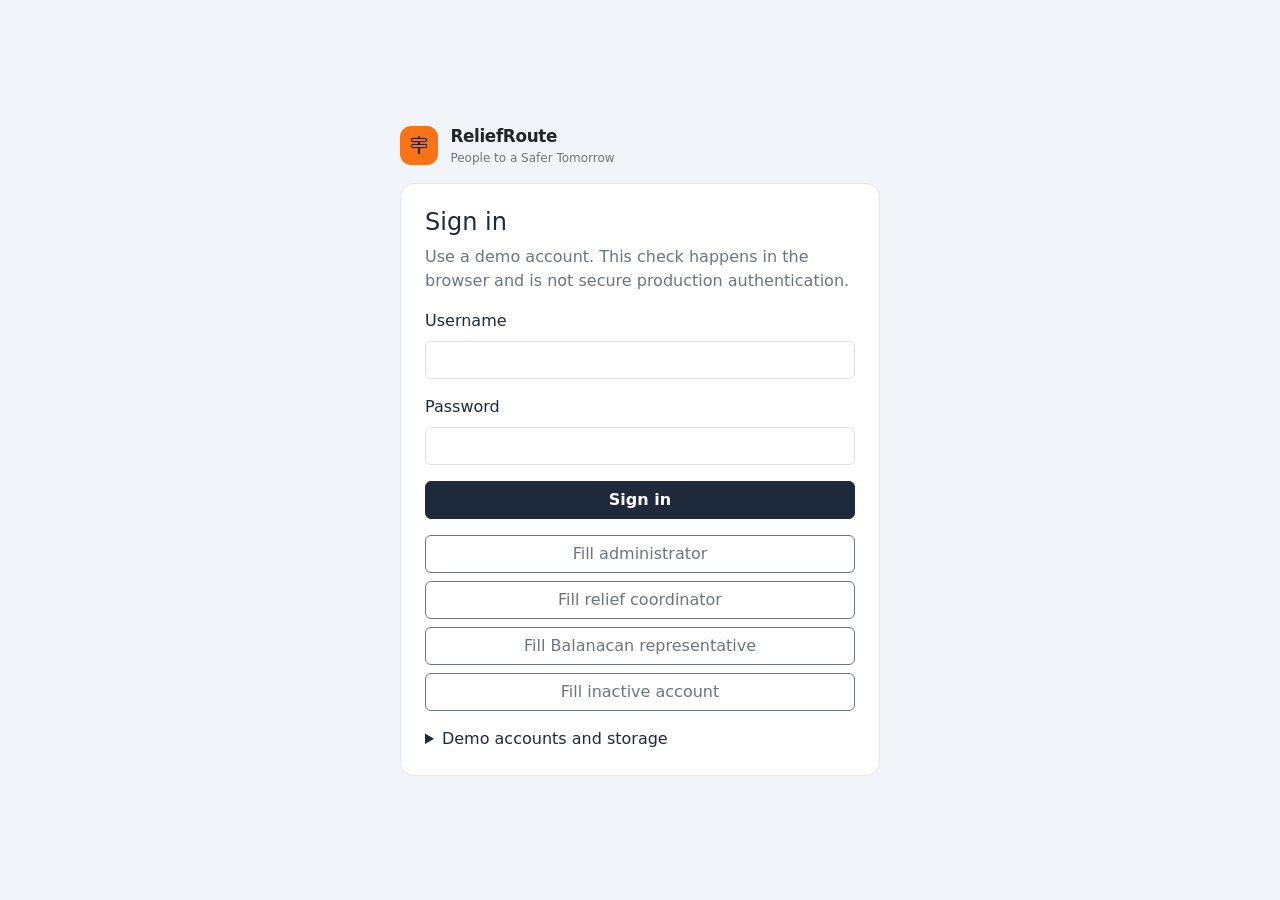
<file: pages/inventory.html>
<!DOCTYPE html>
<html lang="en">
<head>
  <meta charset="UTF-8">
  <meta name="viewport" content="width=device-width, initial-scale=1">
  <meta name="description" content="Sample relief inventory for ReliefRoute.">
  <title>Inventory · ReliefRoute</title>
  <link rel="icon" href="../assets/images/favicon.svg">
  <link rel="stylesheet" href="../assets/vendor/bootstrap/bootstrap.min.css">
  <link rel="stylesheet" href="../assets/vendor/bootstrap-icons/bootstrap-icons.min.css">
  <link rel="stylesheet" href="../assets/css/style.css">
</head>
<body data-page="inventory">
  <p id="rr-boot" class="p-4 text-secondary">Loading ReliefRoute…</p>
  <main id="page-root" class="rr-content" hidden>
    <div class="d-flex flex-wrap justify-content-between align-items-start gap-3 mb-3">
      <div>
        <h2 class="h4 mb-1">Stockroom</h2>
        <p class="text-secondary mb-0">Quantities are sample on-hand counts. An item is marked Low stock when the quantity is at or below its reorder level. The label is text as well as color.</p>
      </div>
      <div class="d-flex flex-wrap gap-2">
        <button type="button" class="btn btn-outline-secondary" id="exportJsonBtn">Export JSON</button>
        <button type="button" class="btn btn-outline-secondary" id="exportCsvBtn">Export CSV</button>
        <button type="button" class="btn btn-outline-secondary" id="importJsonBtn">Import JSON</button>
        <input id="importJsonInput" type="file" accept="application/json,.json" hidden>
        <button type="button" class="btn btn-rr" id="addBtn">New item</button>
      </div>
    </div>
    <form class="rr-card p-3 mb-3" id="filterForm" role="search" aria-label="Filter inventory">
      <div class="row g-2 align-items-end">
        <div class="col-12 col-md-6">
          <label class="form-label" for="filterQuery">Search</label>
          <input class="form-control" id="filterQuery" name="q" type="search" placeholder="Item name or category">
        </div>
        <div class="col-12 col-md-4">
          <div class="form-check mt-4">
            <input class="form-check-input" type="checkbox" id="lowStock" name="low">
            <label class="form-check-label" for="lowStock">Low stock only</label>
          </div>
        </div>
        <div class="col-12 col-md-2">
          <button class="btn btn-outline-secondary w-100" type="button" id="resetFilters">Reset</button>
        </div>
      </div>
    </form>
    <section class="rr-card p-3">
      <div class="d-flex justify-content-between"><h3 class="h6">Items</h3><p id="resultCount" class="small text-secondary" aria-live="polite"></p></div>
      <div class="table-responsive">
        <table class="table align-middle mb-0">
          <caption class="visually-hidden">Relief inventory</caption>
          <thead>
            <tr><th>Item</th><th>Category</th><th class="text-end">On hand</th><th>Unit</th><th class="text-end">Reorder at</th><th>Stock</th><th>Updated</th><th>Actions</th></tr>
          </thead>
          <tbody id="tableBody"></tbody>
        </table>
      </div>
    </section>
    <div class="modal fade" id="formModal" tabindex="-1" aria-labelledby="inventoryModalTitle" aria-hidden="true">
      <div class="modal-dialog modal-lg modal-dialog-scrollable modal-fullscreen-sm-down">
        <div class="modal-content">
          <form id="recordForm" novalidate>
            <div class="modal-header">
              <h2 class="modal-title h5" id="inventoryModalTitle">New relief item</h2>
              <button type="button" class="btn-close" data-bs-dismiss="modal" aria-label="Close"></button>
            </div>
            <div class="modal-body">
              <div id="formAlert" class="alert alert-danger" role="alert" tabindex="-1" hidden></div>
              <div class="row g-3">
                <div class="col-md-6">
                  <label class="form-label" for="itemName">Item name</label>
                  <input class="form-control" id="itemName" name="name" maxlength="80">
                </div>
                <div class="col-md-6">
                  <label class="form-label" for="itemCategory">Category</label>
                  <input class="form-control" id="itemCategory" name="category" maxlength="40" list="categoryList">
                  <datalist id="categoryList">
                    <option value="Food"></option>
                    <option value="Water"></option>
                    <option value="Hygiene"></option>
                    <option value="Shelter"></option>
                    <option value="Health"></option>
                  </datalist>
                </div>
                <div class="col-md-4">
                  <label class="form-label" for="itemQuantity">Quantity on hand</label>
                  <input class="form-control" id="itemQuantity" name="quantity" type="number" min="0" step="1" inputmode="numeric">
                </div>
                <div class="col-md-4">
                  <label class="form-label" for="itemUnit">Unit</label>
                  <input class="form-control" id="itemUnit" name="unit" maxlength="40" placeholder="sacks, boxes, kits">
                </div>
                <div class="col-md-4">
                  <label class="form-label" for="itemReorder">Reorder level</label>
                  <input class="form-control" id="itemReorder" name="reorderLevel" type="number" min="0" step="1" inputmode="numeric">
                </div>
                <div class="col-12">
                  <label class="form-label" for="itemLocation">Storage location</label>
                  <input class="form-control" id="itemLocation" name="location" maxlength="120">
                </div>
                <div class="col-12">
                  <label class="form-label" for="itemNote">Update note</label>
                  <textarea class="form-control" id="itemNote" name="lastNote" rows="3" maxlength="300"></textarea>
                  <p class="form-text">Saving records this quantity as the new on-hand count and writes an activity entry.</p>
                </div>
              </div>
            </div>
            <div class="modal-footer">
              <button type="button" class="btn btn-outline-secondary" data-bs-dismiss="modal">Cancel</button>
              <button type="submit" class="btn btn-rr">Save item</button>
            </div>
          </form>
        </div>
      </div>
    </div>
  </main>
  <script src="../assets/vendor/bootstrap/bootstrap.bundle.min.js"></script>
  <script src="../assets/js/storage.js"></script>
  <script src="../assets/js/app.js"></script>
  <script src="../assets/js/inventory.js"></script>
  <script>
    document.addEventListener("DOMContentLoaded", function () {
      RR.boot(function (user) { InventoryPage.init(user); });
    });
  </script>
</body>
</html>
</file>
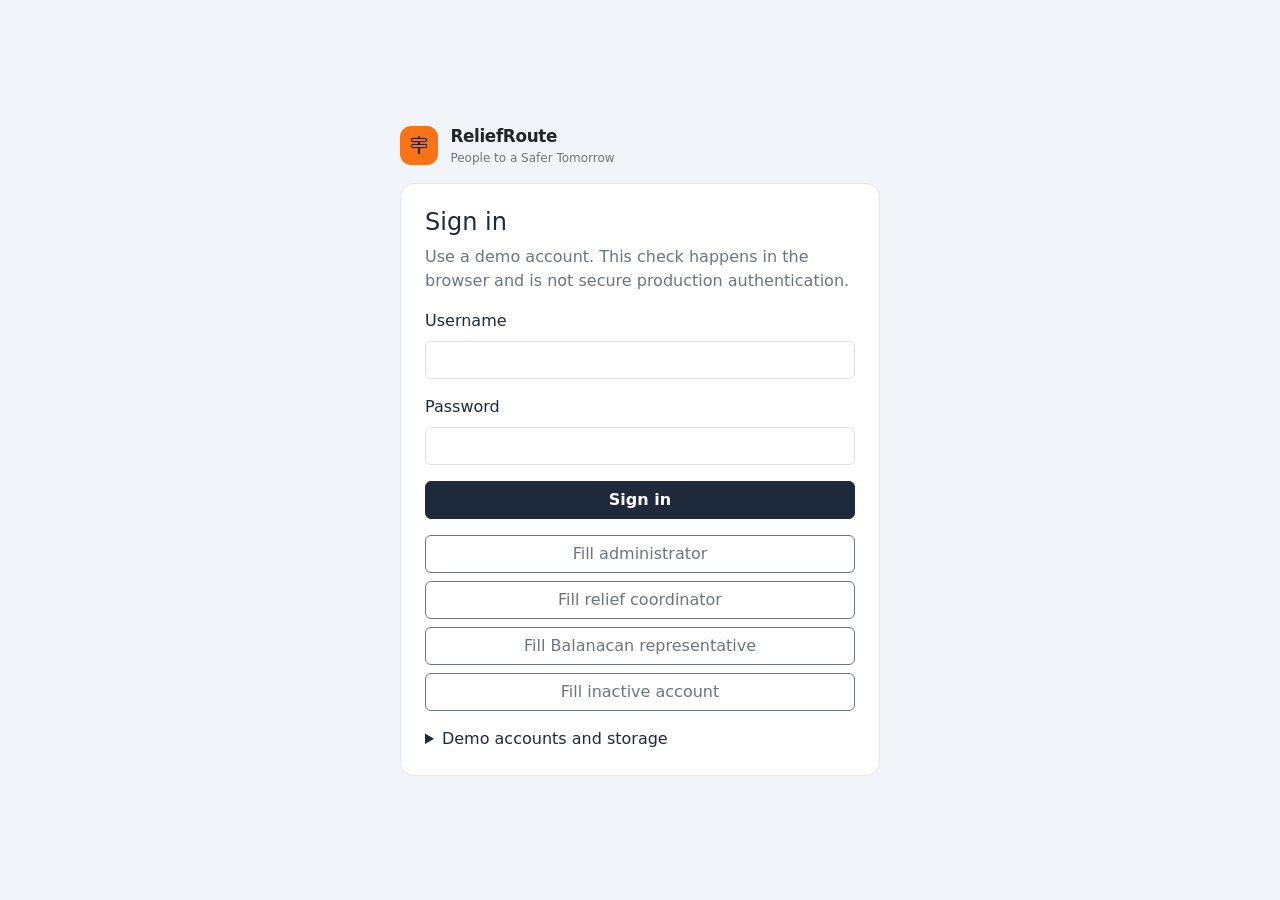
<file: pages/login.html>
<!DOCTYPE html>
<html lang="en">
<head>
  <meta charset="UTF-8">
  <meta name="viewport" content="width=device-width, initial-scale=1">
  <meta name="description" content="Sign in to the ReliefRoute classroom prototype.">
  <title>Sign in · ReliefRoute</title>
  <link rel="icon" href="../assets/images/favicon.svg">
  <link rel="stylesheet" href="../assets/vendor/bootstrap/bootstrap.min.css">
  <link rel="stylesheet" href="../assets/vendor/bootstrap-icons/bootstrap-icons.min.css">
  <link rel="stylesheet" href="../assets/css/style.css">
</head>
<body data-page="login">
  <p id="rr-boot" class="p-4 text-secondary">Loading ReliefRoute…</p>
  <main class="rr-auth">
    <div class="rr-auth-card">
      <a class="rr-brand text-dark p-0 mb-3" href="../index.html">
        <span class="rr-mark" aria-hidden="true"><i class="bi bi-signpost-2"></i></span>
        <span><strong>ReliefRoute</strong><small class="text-secondary">People to a Safer Tomorrow</small></span>
      </a>
      <section class="rr-card p-4">
        <h1 class="h4">Sign in</h1>
        <p class="text-secondary">Use a demo account. This check happens in the browser and is not secure production authentication.</p>
        <div id="loginAlert" class="alert alert-danger" role="alert" hidden></div>
        <form id="loginForm" novalidate>
          <div class="mb-3">
            <label class="form-label" for="loginUsername">Username</label>
            <input class="form-control" id="loginUsername" name="username" autocomplete="username" required>
          </div>
          <div class="mb-3">
            <label class="form-label" for="loginPassword">Password</label>
            <input class="form-control" id="loginPassword" name="password" type="password" autocomplete="current-password" required>
          </div>
          <button class="btn btn-rr w-100" type="submit">Sign in</button>
        </form>
        <div class="d-grid gap-2 mt-3">
          <button class="btn btn-outline-secondary" type="button" data-demo="admin|Admin@123">Fill administrator</button>
          <button class="btn btn-outline-secondary" type="button" data-demo="coordinator|Coord@123">Fill relief coordinator</button>
          <button class="btn btn-outline-secondary" type="button" data-demo="brgy.balanacan|Brgy@123">Fill Balanacan representative</button>
          <button class="btn btn-outline-secondary" type="button" data-demo="inactive.user|Inactive@123">Fill inactive account</button>
        </div>
        <details class="mt-3">
          <summary>Demo accounts and storage</summary>
          <div class="table-responsive mt-2">
            <table class="table table-sm mb-2">
              <caption class="visually-hidden">Sample accounts for the prototype</caption>
              <thead><tr><th>Role</th><th>Username</th><th>Password</th></tr></thead>
              <tbody>
                <tr><td>Administrator</td><td>admin</td><td>Admin@123</td></tr>
                <tr><td>Relief Coordinator</td><td>coordinator</td><td>Coord@123</td></tr>
                <tr><td>Barangay Representative, Balanacan</td><td>brgy.balanacan</td><td>Brgy@123</td></tr>
                <tr><td>Barangay Representative, Bintakay</td><td>brgy.bintakay</td><td>Brgy@123</td></tr>
                <tr><td>Inactive coordinator</td><td>inactive.user</td><td>Inactive@123</td></tr>
              </tbody>
            </table>
          </div>
          <p class="small mb-0">Passwords are stored in plain text for the class demo. Records you add are saved in localStorage on this browser. Restoring sample data from the administrator menu reloads the original JSON files into the browser. It does not rewrite those files on disk.</p>
        </details>
      </section>
    </div>
  </main>
  <script src="../assets/vendor/bootstrap/bootstrap.bundle.min.js"></script>
  <script src="../assets/js/storage.js"></script>
  <script src="../assets/js/app.js"></script>
  <script>
    document.addEventListener("DOMContentLoaded", function () {
      RR.boot();
    });
  </script>
</body>
</html>
</file>
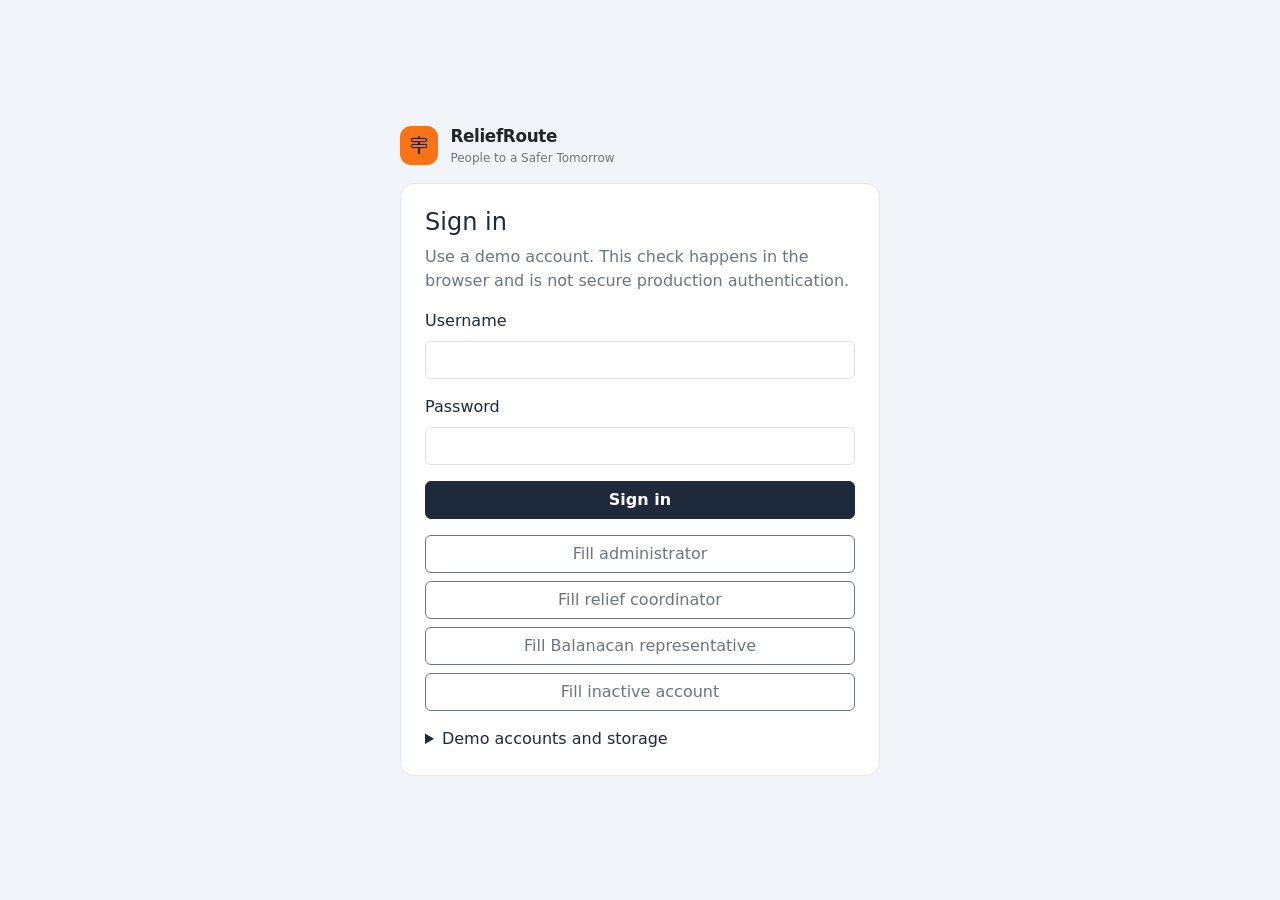
<file: pages/priority-areas.html>
<!DOCTYPE html>
<html lang="en">
<head>
  <meta charset="UTF-8">
  <meta name="viewport" content="width=device-width, initial-scale=1">
  <meta name="description" content="Monitor sample priority areas for relief coordination in Mogpog.">
  <title>Priority Areas · ReliefRoute</title>
  <link rel="icon" href="../assets/images/favicon.svg">
  <link rel="stylesheet" href="../assets/vendor/bootstrap/bootstrap.min.css">
  <link rel="stylesheet" href="../assets/vendor/bootstrap-icons/bootstrap-icons.min.css">
  <link rel="stylesheet" href="../assets/css/style.css">
</head>
<body data-page="areas">
  <p id="rr-boot" class="p-4 text-secondary">Loading ReliefRoute…</p>
  <main id="page-root" class="rr-content" hidden>
    <div class="d-flex flex-wrap justify-content-between align-items-start gap-3 mb-3">
      <div>
        <h2 class="h4 mb-1">Areas that need attention</h2>
        <p id="scopeNote" class="text-secondary mb-0"></p>
      </div>
      <div class="d-flex flex-wrap gap-2">
        <button type="button" class="btn btn-outline-secondary" id="exportJsonBtn">Export JSON</button>
        <button type="button" class="btn btn-outline-secondary" id="exportCsvBtn">Export CSV</button>
        <button type="button" class="btn btn-outline-secondary" id="importJsonBtn">Import JSON</button>
        <input id="importJsonInput" type="file" accept="application/json,.json" hidden>
        <button type="button" class="btn btn-rr" id="addBtn">New area</button>
      </div>
    </div>
    <form class="rr-card p-3 mb-3" id="filterForm" role="search" aria-label="Filter priority areas">
      <div class="row g-2 align-items-end">
        <div class="col-12 col-md-4">
          <label class="form-label" for="filterQuery">Search</label>
          <input class="form-control" id="filterQuery" name="q" type="search" placeholder="Area, barangay, or need">
        </div>
        <div class="col-6 col-md-2">
          <label class="form-label" for="filterStatus">Status</label>
          <select class="form-select" id="filterStatus" name="status"></select>
        </div>
        <div class="col-6 col-md-2">
          <label class="form-label" for="filterPriority">Priority</label>
          <select class="form-select" id="filterPriority" name="priority"></select>
        </div>
        <div class="col-12 col-md-2" id="barangayFilterWrap">
          <label class="form-label" for="filterBarangay">Barangay</label>
          <select class="form-select" id="filterBarangay" name="barangay"></select>
        </div>
        <div class="col-12 col-md-2">
          <button class="btn btn-outline-secondary w-100" type="button" id="resetFilters">Reset</button>
        </div>
      </div>
    </form>
    <section class="rr-card p-3">
      <div class="d-flex justify-content-between"><h3 class="h6">Records</h3><p id="resultCount" class="small text-secondary" aria-live="polite"></p></div>
      <div class="table-responsive">
        <table class="table align-middle mb-0">
          <caption class="visually-hidden">Priority areas</caption>
          <thead>
            <tr><th>Area</th><th>Barangay</th><th>Location</th><th class="text-end">Families</th><th>Assistance</th><th>Priority</th><th>Status</th><th>Actions</th></tr>
          </thead>
          <tbody id="tableBody"></tbody>
        </table>
      </div>
      <div id="pager"></div>
    </section>
    <div class="modal fade" id="formModal" tabindex="-1" aria-labelledby="areaModalTitle" aria-hidden="true">
      <div class="modal-dialog modal-lg modal-dialog-scrollable modal-fullscreen-sm-down">
        <div class="modal-content">
          <form id="recordForm" novalidate>
            <div class="modal-header">
              <h2 class="modal-title h5" id="areaModalTitle">New priority area</h2>
              <button type="button" class="btn-close" data-bs-dismiss="modal" aria-label="Close"></button>
            </div>
            <div class="modal-body">
              <div id="formAlert" class="alert alert-danger" role="alert" tabindex="-1" hidden></div>
              <div class="row g-3">
                <div class="col-md-6">
                  <label class="form-label" for="areaBarangay">Barangay</label>
                  <select class="form-select" id="areaBarangay" name="barangay"></select>
                </div>
                <div class="col-md-6">
                  <label class="form-label" for="areaLocation">Location or address</label>
                  <input class="form-control" id="areaLocation" name="location" maxlength="160">
                </div>
                <div class="col-md-4">
                  <label class="form-label" for="areaFamilies">Affected families</label>
                  <input class="form-control" id="areaFamilies" name="affectedFamilies" type="number" min="1" max="20000" step="1" inputmode="numeric">
                </div>
                <div class="col-md-4">
                  <label class="form-label" for="areaPriority">Priority</label>
                  <select class="form-select" id="areaPriority" name="priority"></select>
                </div>
                <div class="col-md-4">
                  <label class="form-label" for="areaStatus">Status</label>
                  <select class="form-select" id="areaStatus" name="status"></select>
                </div>
                <div class="col-12">
                  <label class="form-label" for="areaNeed">Assistance needed</label>
                  <input class="form-control" id="areaNeed" name="assistanceNeeded" maxlength="160">
                </div>
                <div class="col-12">
                  <label class="form-label" for="areaDescription">Situation</label>
                  <textarea class="form-control" id="areaDescription" name="description" rows="4" maxlength="1000"></textarea>
                </div>
                <div class="col-12">
                  <label class="form-label" for="areaRequest">Linked relief request</label>
                  <select class="form-select" id="areaRequest" name="relatedRequestId"></select>
                  <p class="form-text">The last updated date is set to today when you save. Priority here is a coordination label, not an official assessment.</p>
                </div>
              </div>
            </div>
            <div class="modal-footer">
              <button type="button" class="btn btn-outline-secondary" data-bs-dismiss="modal">Cancel</button>
              <button type="submit" class="btn btn-rr">Save area</button>
            </div>
          </form>
        </div>
      </div>
    </div>
    <div class="modal fade" id="viewModal" tabindex="-1" aria-labelledby="viewTitle" aria-hidden="true">
      <div class="modal-dialog modal-lg modal-dialog-scrollable modal-fullscreen-sm-down">
        <div class="modal-content">
          <div class="modal-header">
            <h2 class="modal-title h5" id="viewTitle">Area</h2>
            <button type="button" class="btn-close" data-bs-dismiss="modal" aria-label="Close"></button>
          </div>
          <div class="modal-body" id="viewBody"></div>
        </div>
      </div>
    </div>
  </main>
  <script src="../assets/vendor/bootstrap/bootstrap.bundle.min.js"></script>
  <script src="../assets/js/storage.js"></script>
  <script src="../assets/js/app.js"></script>
  <script src="../assets/js/priority-areas.js"></script>
  <script>
    document.addEventListener("DOMContentLoaded", function () {
      RR.boot(function (user) { PriorityAreas.init(user); });
    });
  </script>
</body>
</html>
</file>
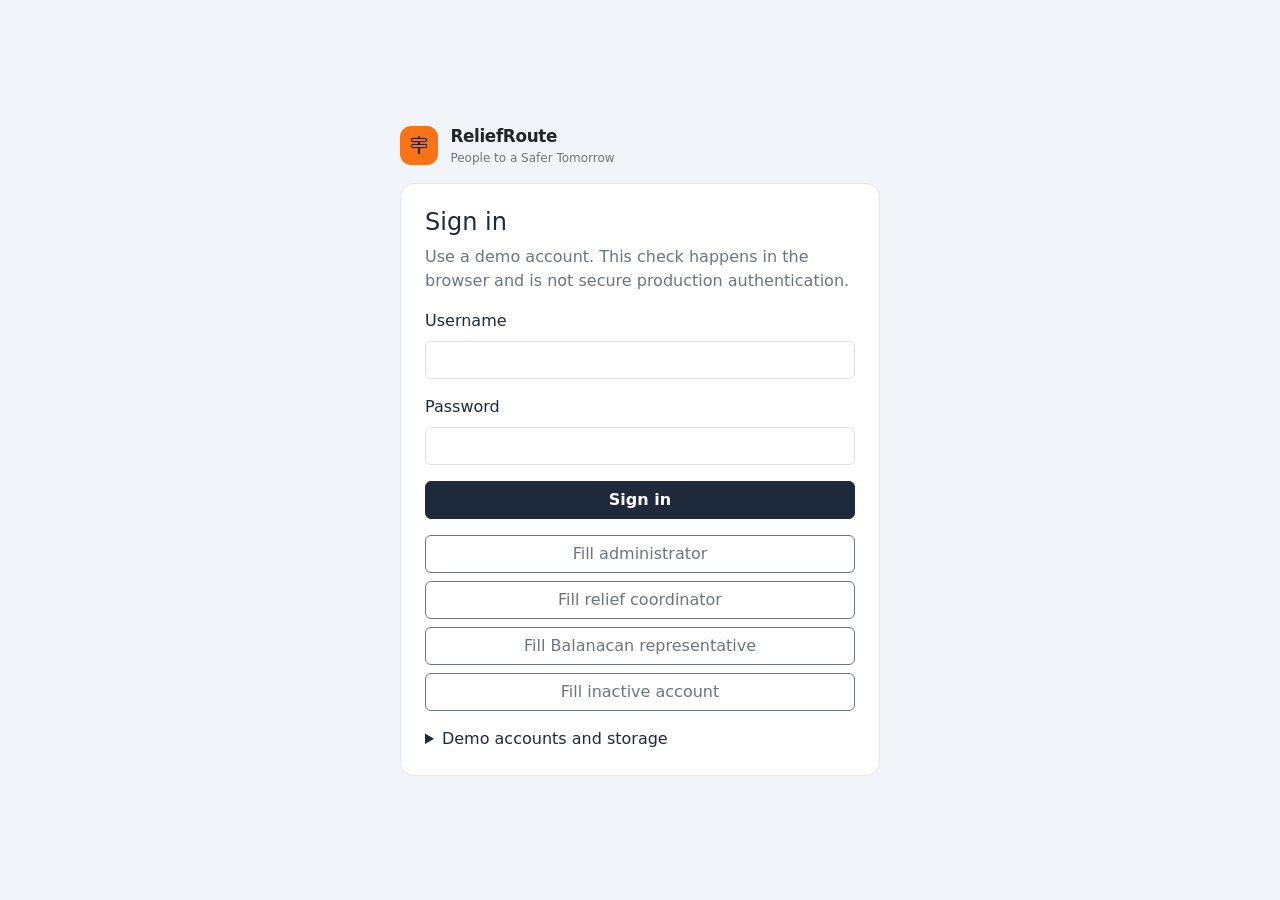
<file: pages/relief-requests.html>
<!DOCTYPE html>
<html lang="en">
<head>
  <meta charset="UTF-8">
  <meta name="viewport" content="width=device-width, initial-scale=1">
  <meta name="description" content="Record and track disaster relief requests in ReliefRoute.">
  <title>Relief Requests · ReliefRoute</title>
  <link rel="icon" href="../assets/images/favicon.svg">
  <link rel="stylesheet" href="../assets/vendor/bootstrap/bootstrap.min.css">
  <link rel="stylesheet" href="../assets/vendor/bootstrap-icons/bootstrap-icons.min.css">
  <link rel="stylesheet" href="../assets/css/style.css">
</head>
<body data-page="requests">
  <p id="rr-boot" class="p-4 text-secondary">Loading ReliefRoute…</p>
  <main id="page-root" class="rr-content" hidden>
    <div class="d-flex flex-wrap justify-content-between align-items-start gap-3 mb-3">
      <div>
        <h2 class="h4 mb-1">Request log</h2>
        <p id="scopeNote" class="text-secondary mb-0"></p>
      </div>
      <div class="d-flex flex-wrap gap-2">
        <button type="button" class="btn btn-outline-secondary" id="exportJsonBtn">Export JSON</button>
        <button type="button" class="btn btn-outline-secondary" id="exportCsvBtn">Export CSV</button>
        <button type="button" class="btn btn-outline-secondary" id="importJsonBtn">Import JSON</button>
        <input id="importJsonInput" type="file" accept="application/json,.json" hidden>
        <button type="button" class="btn btn-rr" id="addBtn">New request</button>
      </div>
    </div>
    <form class="rr-card p-3 mb-3" id="filterForm" role="search" aria-label="Filter relief requests">
      <div class="row g-2 align-items-end">
        <div class="col-12 col-md-4">
          <label class="form-label" for="filterQuery">Search</label>
          <input class="form-control" id="filterQuery" name="q" type="search" placeholder="Reference, barangay, or assistance">
        </div>
        <div class="col-6 col-md-2">
          <label class="form-label" for="filterStatus">Status</label>
          <select class="form-select" id="filterStatus" name="status"></select>
        </div>
        <div class="col-6 col-md-2">
          <label class="form-label" for="filterPriority">Priority</label>
          <select class="form-select" id="filterPriority" name="priority"></select>
        </div>
        <div class="col-12 col-md-2" id="barangayFilterWrap">
          <label class="form-label" for="filterBarangay">Barangay</label>
          <select class="form-select" id="filterBarangay" name="barangay"></select>
        </div>
        <div class="col-6 col-md-2">
          <label class="form-label" for="filterSort">Sort</label>
          <select class="form-select" id="filterSort" name="sort">
            <option value="newest">Newest date</option>
            <option value="oldest">Oldest date</option>
            <option value="priority">Priority</option>
            <option value="families">Most families</option>
            <option value="barangay">Barangay</option>
          </select>
        </div>
        <div class="col-6 col-md-2">
          <button class="btn btn-outline-secondary w-100" type="button" id="resetFilters">Reset</button>
        </div>
      </div>
    </form>
    <section class="rr-card p-3" aria-labelledby="request-table-title">
      <div class="d-flex justify-content-between align-items-center mb-2">
        <h3 id="request-table-title" class="h6 mb-0">Records</h3>
        <p id="resultCount" class="small text-secondary mb-0" aria-live="polite"></p>
      </div>
      <div class="table-responsive">
        <table class="table align-middle mb-0">
          <caption class="visually-hidden">Relief requests</caption>
          <thead>
            <tr>
              <th>Request</th><th>Barangay</th><th>Date</th><th>Assistance</th>
              <th class="text-end">Families</th><th>Priority</th><th>Status</th><th>Actions</th>
            </tr>
          </thead>
          <tbody id="tableBody"></tbody>
        </table>
      </div>
      <div id="pager"></div>
    </section>
    <div class="modal fade" id="formModal" tabindex="-1" aria-labelledby="requestModalTitle" aria-hidden="true">
      <div class="modal-dialog modal-lg modal-dialog-scrollable modal-fullscreen-sm-down">
        <div class="modal-content">
          <form id="recordForm" novalidate>
            <div class="modal-header">
              <h2 class="modal-title h5" id="requestModalTitle">New relief request</h2>
              <button type="button" class="btn-close" data-bs-dismiss="modal" aria-label="Close"></button>
            </div>
            <div class="modal-body">
              <div id="formAlert" class="alert alert-danger" role="alert" tabindex="-1" hidden></div>
              <div class="row g-3">
                <div class="col-md-6">
                  <label class="form-label" for="requestBarangay">Barangay</label>
                  <select class="form-select" id="requestBarangay" name="barangay"></select>
                </div>
                <div class="col-md-6">
                  <label class="form-label" for="requestDate">Request date</label>
                  <input class="form-control" id="requestDate" name="requestDate" type="date" required>
                </div>
                <div class="col-md-6">
                  <label class="form-label" for="requestCategory">Type of assistance</label>
                  <select class="form-select" id="requestCategory" name="category"></select>
                </div>
                <div class="col-md-3">
                  <label class="form-label" for="requestFamilies">Affected families</label>
                  <input class="form-control" id="requestFamilies" name="affectedFamilies" type="number" min="1" max="20000" step="1" inputmode="numeric">
                </div>
                <div class="col-md-3">
                  <label class="form-label" for="requestPriority">Priority</label>
                  <select class="form-select" id="requestPriority" name="priority"></select>
                </div>
                <div class="col-12">
                  <label class="form-label" for="requestDescription">Situation</label>
                  <textarea class="form-control" id="requestDescription" name="description" rows="4" maxlength="1000" required></textarea>
                </div>
              </div>
              <div id="staffFields" class="row g-3 mt-1">
                <div class="col-md-4">
                  <label class="form-label" for="requestStatus">Status</label>
                  <select class="form-select" id="requestStatus" name="status"></select>
                </div>
                <div class="col-md-8">
                  <label class="form-label" for="requestCoordinator">Assigned coordinator</label>
                  <select class="form-select" id="requestCoordinator" name="assignedCoordinator"></select>
                </div>
                <div class="col-12">
                  <label class="form-label" for="requestRemarks">Coordinator remarks</label>
                  <textarea class="form-control" id="requestRemarks" name="remarks" rows="3" maxlength="500"></textarea>
                </div>
              </div>
            </div>
            <div class="modal-footer">
              <button type="button" class="btn btn-outline-secondary" data-bs-dismiss="modal">Cancel</button>
              <button type="submit" class="btn btn-rr">Save request</button>
            </div>
          </form>
        </div>
      </div>
    </div>
    <div class="modal fade" id="viewModal" tabindex="-1" aria-labelledby="viewTitle" aria-hidden="true">
      <div class="modal-dialog modal-lg modal-dialog-scrollable modal-fullscreen-sm-down">
        <div class="modal-content">
          <div class="modal-header">
            <h2 class="modal-title h5" id="viewTitle">Request</h2>
            <button type="button" class="btn-close" data-bs-dismiss="modal" aria-label="Close"></button>
          </div>
          <div class="modal-body" id="viewBody"></div>
        </div>
      </div>
    </div>
  </main>
  <script src="../assets/vendor/bootstrap/bootstrap.bundle.min.js"></script>
  <script src="../assets/js/storage.js"></script>
  <script src="../assets/js/app.js"></script>
  <script src="../assets/js/relief-requests.js"></script>
  <script>
    document.addEventListener("DOMContentLoaded", function () {
      RR.boot(function (user) { ReliefRequests.init(user); });
    });
  </script>
</body>
</html>
</file>
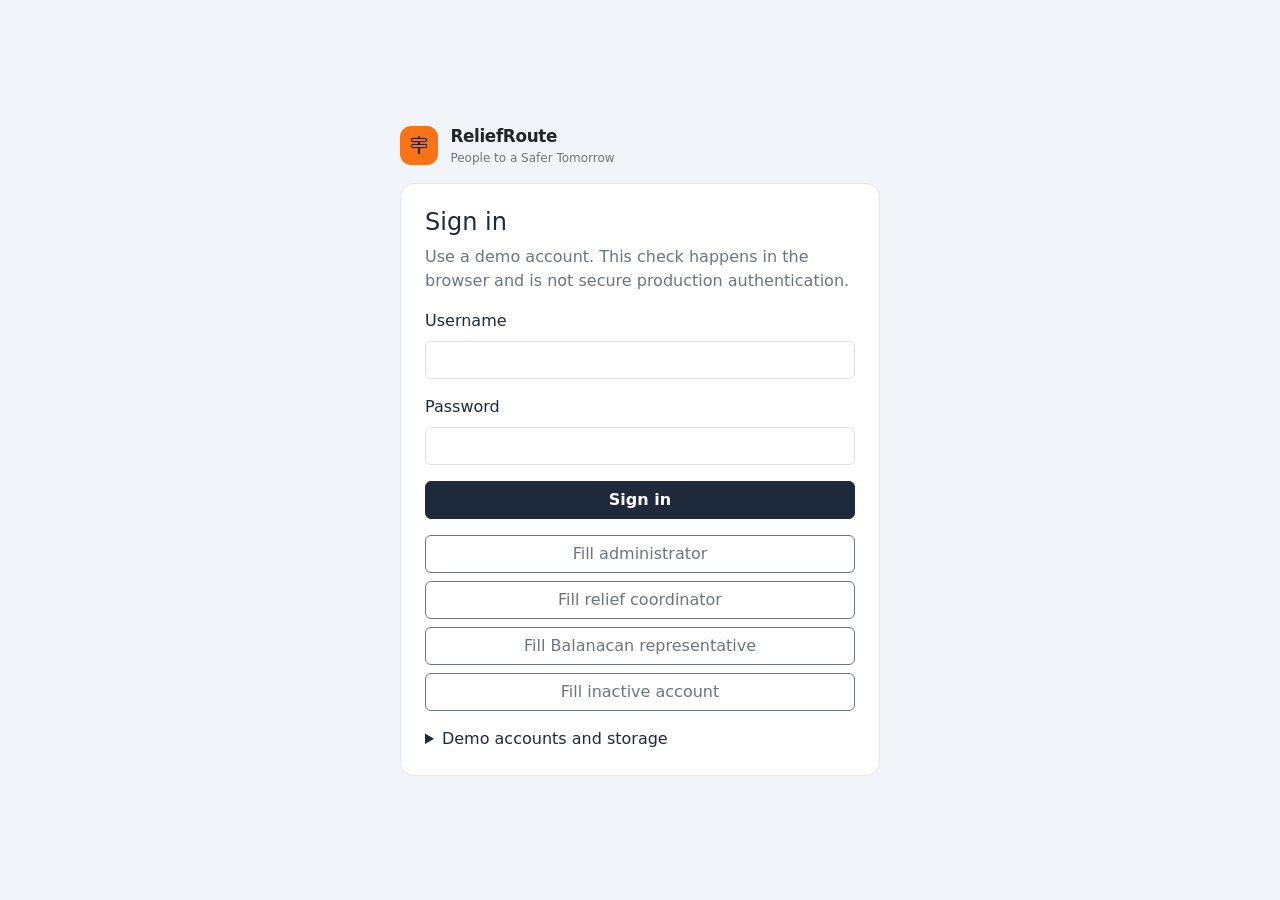
<file: pages/reports.html>
<!DOCTYPE html>
<html lang="en">
<head>
  <meta charset="UTF-8">
  <meta name="viewport" content="width=device-width, initial-scale=1">
  <meta name="description" content="ReliefRoute operation reports calculated from prototype records.">
  <title>Reports · ReliefRoute</title>
  <link rel="icon" href="../assets/images/favicon.svg">
  <link rel="stylesheet" href="../assets/vendor/bootstrap/bootstrap.min.css">
  <link rel="stylesheet" href="../assets/vendor/bootstrap-icons/bootstrap-icons.min.css">
  <link rel="stylesheet" href="../assets/css/style.css">
</head>
<body data-page="reports">
  <p id="rr-boot" class="p-4 text-secondary">Loading ReliefRoute…</p>
  <main id="page-root" class="rr-content" hidden>
    <div class="d-flex flex-wrap justify-content-between align-items-start gap-3 mb-3">
      <div>
        <h2 class="h4 mb-1">Operation reports</h2>
        <p class="text-secondary mb-0">Every number on this page is counted from the requests and distributions saved in this browser. Date filters use the request date and the distribution date.</p>
      </div>
      <div class="d-flex flex-wrap gap-2 no-print">
        <button type="button" class="btn btn-outline-secondary" id="exportJsonBtn">Export report JSON</button>
        <button type="button" class="btn btn-outline-secondary" id="exportCsvBtn">Requests CSV</button>
        <button type="button" class="btn btn-outline-secondary" id="exportDistCsvBtn">Distributions CSV</button>
        <button type="button" class="btn btn-rr" id="printBtn">Print</button>
      </div>
    </div>
    <form class="rr-card p-3 mb-3 no-print" id="filterForm" aria-label="Filter the report">
      <div class="row g-2 align-items-end">
        <div class="col-6 col-md-3">
          <label class="form-label" for="reportFrom">From</label>
          <input class="form-control" id="reportFrom" name="from" type="date">
        </div>
        <div class="col-6 col-md-3">
          <label class="form-label" for="reportTo">To</label>
          <input class="form-control" id="reportTo" name="to" type="date">
        </div>
        <div class="col-12 col-md-4">
          <label class="form-label" for="reportBarangay">Barangay</label>
          <select class="form-select" id="reportBarangay" name="barangay"></select>
        </div>
        <div class="col-12 col-md-2">
          <button class="btn btn-outline-secondary w-100" type="button" id="resetFilters">Reset</button>
        </div>
      </div>
    </form>
    <p id="generatedAt" class="small text-secondary"></p>
    <div class="row g-3 mb-3" id="reportSummary"></div>
    <div class="row g-3">
      <section class="col-lg-6">
        <div class="rr-card p-3 h-100">
          <h3 class="h6">Requests by status</h3>
          <div class="rr-chart"><canvas id="statusChart" aria-label="Bar chart of requests by status"></canvas></div>
          <div class="table-responsive mt-3">
            <table class="table table-sm mb-0"><caption class="visually-hidden">Request counts by status</caption><thead><tr><th>Status</th><th class="text-end">Requests</th></tr></thead><tbody id="statusTable"></tbody></table>
          </div>
        </div>
      </section>
      <section class="col-lg-6">
        <div class="rr-card p-3 h-100">
          <h3 class="h6">Requests by priority</h3>
          <div class="rr-chart"><canvas id="priorityChart" aria-label="Chart of requests by priority"></canvas></div>
          <div class="table-responsive mt-3">
            <table class="table table-sm mb-0"><caption class="visually-hidden">Request counts by priority</caption><thead><tr><th>Priority</th><th class="text-end">Requests</th></tr></thead><tbody id="priorityTable"></tbody></table>
          </div>
        </div>
      </section>
      <section class="col-lg-6">
        <div class="rr-card p-3 h-100">
          <h3 class="h6">Requests by barangay</h3>
          <div class="table-responsive">
            <table class="table table-sm mb-0"><caption class="visually-hidden">Request counts by barangay</caption><thead><tr><th>Barangay</th><th class="text-end">Requests</th></tr></thead><tbody id="barangayTable"></tbody></table>
          </div>
        </div>
      </section>
      <section class="col-lg-6">
        <div class="rr-card p-3 h-100">
          <h3 class="h6">Relief goods distributed</h3>
          <p class="small text-secondary">Totals include Delivered and Partially Delivered records only.</p>
          <div class="table-responsive">
            <table class="table table-sm mb-0"><caption class="visually-hidden">Goods quantities distributed</caption><thead><tr><th>Item</th><th class="text-end">Quantity</th><th>Unit</th></tr></thead><tbody id="goodsTable"></tbody></table>
          </div>
        </div>
      </section>
      <section class="col-12">
        <div class="rr-card p-3">
          <h3 class="h6">Distribution history</h3>
          <div class="table-responsive">
            <table class="table align-middle mb-0">
              <caption class="visually-hidden">Distribution history for the selected filters</caption>
              <thead><tr><th>Reference</th><th>Date</th><th>Barangay</th><th>Goods</th><th class="text-end">Families served</th><th>Status</th></tr></thead>
              <tbody id="historyBody"></tbody>
            </table>
          </div>
        </div>
      </section>
    </div>
  </main>
  <script src="../assets/vendor/bootstrap/bootstrap.bundle.min.js"></script>
  <script src="../assets/vendor/chart/chart.umd.min.js"></script>
  <script src="../assets/js/storage.js"></script>
  <script src="../assets/js/app.js"></script>
  <script src="../assets/js/reports.js"></script>
  <script>
    document.addEventListener("DOMContentLoaded", function () {
      RR.boot(function () { ReportsPage.init(); });
    });
  </script>
</body>
</html>
</file>
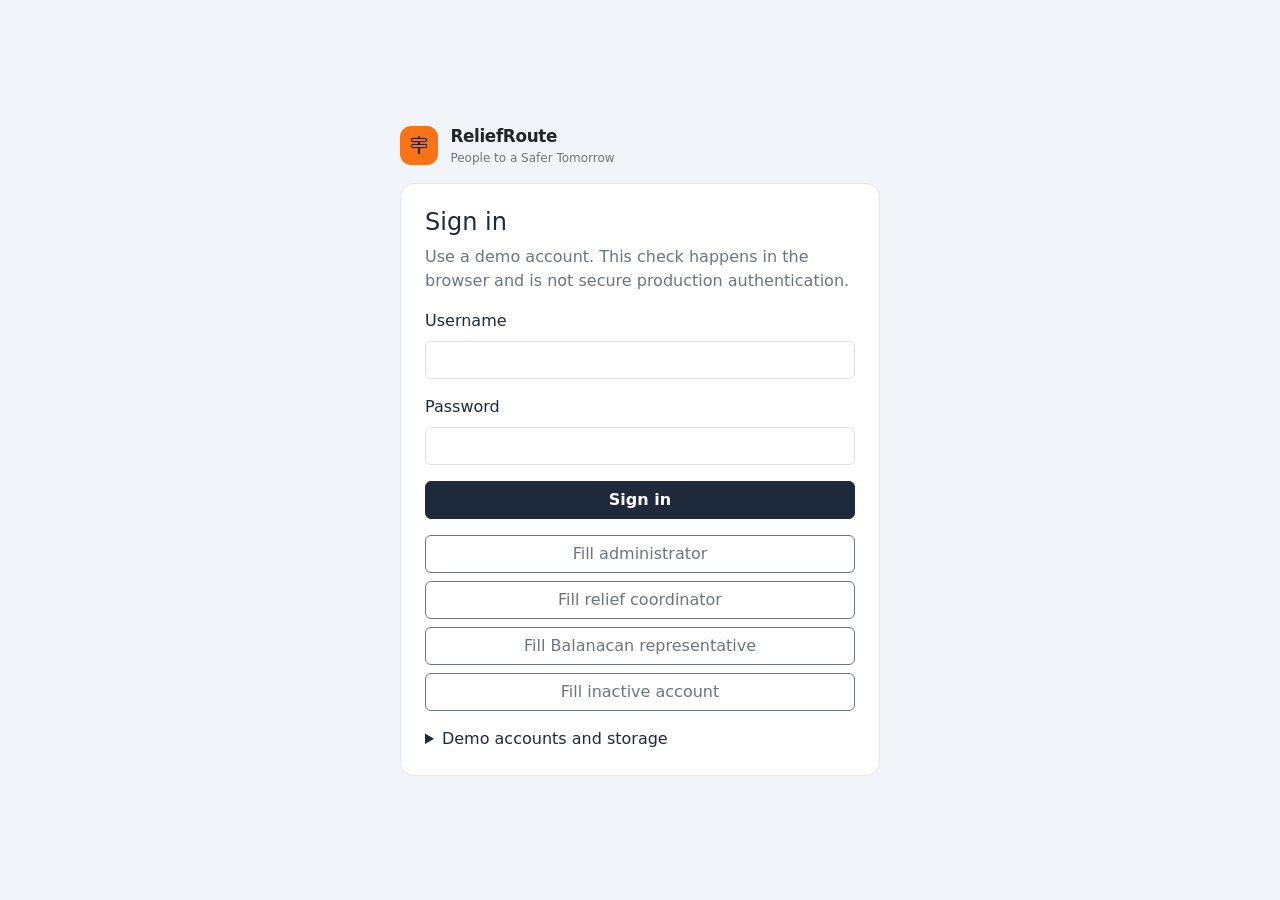
<file: pages/users.html>
<!DOCTYPE html>
<html lang="en">
<head>
  <meta charset="UTF-8">
  <meta name="viewport" content="width=device-width, initial-scale=1">
  <meta name="description" content="Manage ReliefRoute demo accounts.">
  <title>Users · ReliefRoute</title>
  <link rel="icon" href="../assets/images/favicon.svg">
  <link rel="stylesheet" href="../assets/vendor/bootstrap/bootstrap.min.css">
  <link rel="stylesheet" href="../assets/vendor/bootstrap-icons/bootstrap-icons.min.css">
  <link rel="stylesheet" href="../assets/css/style.css">
</head>
<body data-page="users">
  <p id="rr-boot" class="p-4 text-secondary">Loading ReliefRoute…</p>
  <main id="page-root" class="rr-content" hidden>
    <div class="alert rr-note" role="note">Role limits and sign-in for this prototype run in browser JavaScript only. They are not secure authentication. Demo passwords are stored in plain text. A JSON export of this page includes those passwords, so do not publish the file.</div>
    <div class="d-flex flex-wrap justify-content-between align-items-start gap-3 mb-3">
      <div>
        <h2 class="h4 mb-1">Demo accounts</h2>
        <p class="text-secondary mb-0">Administrators can add accounts, assign a role, and mark an account active or inactive.</p>
      </div>
      <div class="d-flex flex-wrap gap-2">
        <button type="button" class="btn btn-outline-secondary" id="exportJsonBtn">Export JSON</button>
        <button type="button" class="btn btn-outline-secondary" id="exportCsvBtn">Export CSV</button>
        <button type="button" class="btn btn-outline-secondary" id="importJsonBtn">Import JSON</button>
        <input id="importJsonInput" type="file" accept="application/json,.json" hidden>
        <button type="button" class="btn btn-rr" id="addBtn">New account</button>
      </div>
    </div>
    <form class="rr-card p-3 mb-3" id="filterForm" role="search" aria-label="Filter accounts">
      <div class="row g-2 align-items-end">
        <div class="col-12 col-md-6">
          <label class="form-label" for="filterQuery">Search</label>
          <input class="form-control" id="filterQuery" name="q" type="search" placeholder="Name, username, or barangay">
        </div>
        <div class="col-6 col-md-2">
          <label class="form-label" for="filterRole">Role</label>
          <select class="form-select" id="filterRole" name="role"></select>
        </div>
        <div class="col-6 col-md-2">
          <label class="form-label" for="filterStatus">Status</label>
          <select class="form-select" id="filterStatus" name="status"></select>
        </div>
        <div class="col-12 col-md-2">
          <button class="btn btn-outline-secondary w-100" type="button" id="resetFilters">Reset</button>
        </div>
      </div>
    </form>
    <section class="rr-card p-3">
      <div class="d-flex justify-content-between"><h3 class="h6">Accounts</h3><p id="resultCount" class="small text-secondary" aria-live="polite"></p></div>
      <div class="table-responsive">
        <table class="table align-middle mb-0">
          <caption class="visually-hidden">Demo user accounts</caption>
          <thead><tr><th>Name</th><th>Role</th><th>Barangay</th><th>Email</th><th>Status</th><th>ID</th><th>Actions</th></tr></thead>
          <tbody id="tableBody"></tbody>
        </table>
      </div>
    </section>
    <div class="modal fade" id="formModal" tabindex="-1" aria-labelledby="userModalTitle" aria-hidden="true">
      <div class="modal-dialog modal-lg modal-dialog-scrollable modal-fullscreen-sm-down">
        <div class="modal-content">
          <form id="recordForm" novalidate>
            <div class="modal-header">
              <h2 class="modal-title h5" id="userModalTitle">New account</h2>
              <button type="button" class="btn-close" data-bs-dismiss="modal" aria-label="Close"></button>
            </div>
            <div class="modal-body">
              <div id="formAlert" class="alert alert-danger" role="alert" tabindex="-1" hidden></div>
              <div class="row g-3">
                <div class="col-md-6">
                  <label class="form-label" for="userName">Full name</label>
                  <input class="form-control" id="userName" name="fullName" maxlength="80" autocomplete="name">
                </div>
                <div class="col-md-6">
                  <label class="form-label" for="userUsername">Username</label>
                  <input class="form-control" id="userUsername" name="username" maxlength="30" autocomplete="off">
                </div>
                <div class="col-md-6">
                  <label class="form-label" for="userEmail">Email</label>
                  <input class="form-control" id="userEmail" name="email" type="email" maxlength="80" autocomplete="off">
                </div>
                <div class="col-md-6">
                  <label class="form-label" for="userPassword">Password</label>
                  <input class="form-control" id="userPassword" name="password" type="password" autocomplete="new-password" aria-describedby="passwordHelp">
                  <p class="form-text" id="passwordHelp"></p>
                </div>
                <div class="col-md-4">
                  <label class="form-label" for="userRole">Role</label>
                  <select class="form-select" id="userRole" name="role"></select>
                </div>
                <div class="col-md-4">
                  <label class="form-label" for="userBarangay">Barangay <span id="barangayRequired" hidden>(required for a representative)</span></label>
                  <select class="form-select" id="userBarangay" name="barangay"></select>
                </div>
                <div class="col-md-4">
                  <label class="form-label" for="userStatus">Status</label>
                  <select class="form-select" id="userStatus" name="status"></select>
                </div>
              </div>
            </div>
            <div class="modal-footer">
              <button type="button" class="btn btn-outline-secondary" data-bs-dismiss="modal">Cancel</button>
              <button type="submit" class="btn btn-rr">Save account</button>
            </div>
          </form>
        </div>
      </div>
    </div>
  </main>
  <script src="../assets/vendor/bootstrap/bootstrap.bundle.min.js"></script>
  <script src="../assets/js/storage.js"></script>
  <script src="../assets/js/app.js"></script>
  <script src="../assets/js/users.js"></script>
  <script>
    document.addEventListener("DOMContentLoaded", function () {
      RR.boot(function (user) { UsersPage.init(user); });
    });
  </script>
</body>
</html>
</file>
<file: assets/css/style.css>
:root {
  --rr-navy: #1e293b;
  --rr-red: #ef4444;
  --rr-orange: #f97316;
  --rr-bg: #f1f5f9;
  --rr-line: #e2e8f0;
  --rr-muted: #475569;
  --rr-sidebar: 16.25rem;
}

body {
  font-family: "Segoe UI", system-ui, -apple-system, sans-serif;
  background: var(--rr-bg);
  color: var(--rr-navy);
}

a:focus-visible,
button:focus-visible,
input:focus-visible,
select:focus-visible,
textarea:focus-visible,
summary:focus-visible {
  outline: 3px solid var(--rr-orange);
  outline-offset: 2px;
}

.rr-shell {
  min-height: 100vh;
}

.rr-sidebar {
  width: var(--rr-sidebar);
  background: var(--rr-navy);
  color: #fff;
  position: sticky;
  top: 0;
  height: 100vh;
  overflow: auto;
  flex-shrink: 0;
}

.rr-offcanvas {
  width: min(18rem, 88vw);
  background: var(--rr-navy);
  color: #fff;
}

.rr-brand {
  display: flex;
  gap: 0.75rem;
  align-items: center;
  color: #fff;
  text-decoration: none;
  padding: 1.1rem 1rem 0.4rem;
}

.rr-brand strong {
  display: block;
  font-size: 1.05rem;
  letter-spacing: -0.02em;
}

.rr-brand small,
.rr-side-note {
  display: block;
  color: #cbd5e1;
  font-size: 0.75rem;
}

.rr-mark {
  width: 2.4rem;
  height: 2.4rem;
  border-radius: 0.7rem;
  display: grid;
  place-items: center;
  background: var(--rr-orange);
  color: var(--rr-navy);
  font-size: 1.15rem;
  flex-shrink: 0;
}

.rr-nav {
  display: flex;
  flex-direction: column;
  gap: 0.25rem;
  padding: 0.8rem;
}

.rr-nav-link {
  display: flex;
  align-items: center;
  gap: 0.7rem;
  min-height: 44px;
  padding: 0.55rem 0.75rem;
  border-radius: 0.65rem;
  color: #e2e8f0;
  text-decoration: none;
  font-weight: 600;
}

.rr-nav-link:hover {
  background: rgba(249, 115, 22, 0.16);
  color: #fff;
}

.rr-nav-link.active {
  background: rgba(249, 115, 22, 0.22);
  color: #fff;
  box-shadow: inset 3px 0 0 var(--rr-orange);
}

.rr-side-note {
  padding: 0.8rem 1rem 1.2rem;
}

.rr-maincol {
  min-width: 0;
  flex: 1;
  display: flex;
  flex-direction: column;
}

.rr-topbar {
  position: sticky;
  top: 0;
  z-index: 1020;
  display: flex;
  align-items: center;
  gap: 0.75rem;
  padding: 0.75rem 1rem;
  background: #fff;
  border-bottom: 1px solid var(--rr-line);
}

.rr-topbar h1 {
  font-size: 1.1rem;
  margin: 0;
  font-weight: 700;
}

.rr-avatar {
  width: 2rem;
  height: 2rem;
  border-radius: 999px;
  display: grid;
  place-items: center;
  background: var(--rr-navy);
  color: #fff;
  font-size: 0.75rem;
  font-weight: 700;
}

.rr-fine {
  font-size: 0.72rem;
  color: var(--rr-muted);
}

.rr-content {
  padding: 1rem;
  flex: 1;
}

.rr-footer {
  padding: 0.8rem 1rem 1.2rem;
  color: var(--rr-muted);
  font-size: 0.8rem;
}

.rr-card,
.rr-stat {
  background: #fff;
  border: 1px solid var(--rr-line);
  border-radius: 0.9rem;
}

.rr-stat {
  display: flex;
  gap: 0.9rem;
  align-items: flex-start;
  padding: 1rem;
  height: 100%;
  text-decoration: none;
  color: inherit;
}

.rr-stat:hover {
  border-color: var(--rr-orange);
}

.rr-stat-icon {
  width: 2.6rem;
  height: 2.6rem;
  border-radius: 0.7rem;
  display: grid;
  place-items: center;
  background: var(--rr-navy);
  color: #fff;
  flex-shrink: 0;
}

.rr-stat-label,
.rr-stat-note,
.rr-stat-value {
  display: block;
}

.rr-stat-label {
  font-size: 0.85rem;
  font-weight: 600;
  color: var(--rr-muted);
}

.rr-stat-value {
  font-size: 1.65rem;
  font-weight: 700;
  line-height: 1.15;
  margin: 0.1rem 0;
}

.rr-stat-note {
  font-size: 0.75rem;
  color: #64748b;
}

.rr-note {
  background: #fff;
  border: 1px solid var(--rr-line);
  border-left: 4px solid var(--rr-orange);
  color: var(--rr-navy);
}

.btn-rr {
  background: var(--rr-navy);
  color: #fff;
  border: 1px solid var(--rr-navy);
  font-weight: 600;
}

.btn-rr:hover,
.btn-rr:focus {
  background: #0f172a;
  color: #fff;
  border-color: #0f172a;
}

.btn-rr-accent {
  background: var(--rr-orange);
  color: var(--rr-navy);
  border: 1px solid var(--rr-orange);
  font-weight: 700;
}

.btn-rr-accent:hover,
.btn-rr-accent:focus {
  background: #ea580c;
  color: var(--rr-navy);
  border-color: #ea580c;
}

.btn-rr-danger {
  background: var(--rr-red);
  color: #fff;
  border: 1px solid var(--rr-red);
  font-weight: 700;
}

.btn-rr-danger:hover,
.btn-rr-danger:focus {
  background: #b91c1c;
  color: #fff;
  border-color: #b91c1c;
}

.rr-badge {
  display: inline-block;
  padding: 0.2rem 0.5rem;
  border-radius: 999px;
  font-size: 0.75rem;
  font-weight: 700;
  line-height: 1.3;
  white-space: nowrap;
}

.rr-badge-critical,
.rr-badge-danger {
  background: #fee2e2;
  color: #991b1b;
}

.rr-badge-high,
.rr-badge-progress {
  background: #ffedd5;
  color: #9a3412;
}

.rr-badge-medium,
.rr-badge-warn {
  background: #fef3c7;
  color: #92400e;
}

.rr-badge-low,
.rr-badge-muted {
  background: #e2e8f0;
  color: #334155;
}

.rr-badge-info {
  background: #e0f2fe;
  color: #075985;
}

.rr-badge-ok {
  background: #dcfce7;
  color: #166534;
}

.table thead th {
  font-size: 0.75rem;
  letter-spacing: 0.03em;
  text-transform: uppercase;
  color: var(--rr-muted);
  white-space: nowrap;
}

.rr-empty {
  text-align: center;
  padding: 2rem 1rem;
  color: var(--rr-muted);
}

.rr-empty i {
  font-size: 1.6rem;
  display: block;
  margin-bottom: 0.4rem;
}

.rr-chart {
  position: relative;
  height: 260px;
}

.rr-feed {
  list-style: none;
  margin: 0;
  padding: 0;
  display: flex;
  flex-direction: column;
  gap: 0.9rem;
}

.rr-feed time {
  display: block;
  font-size: 0.75rem;
  color: #64748b;
}

#statusList li,
#barangayList li {
  display: flex;
  justify-content: space-between;
  gap: 1rem;
  border-bottom: 1px solid var(--rr-line);
  padding-bottom: 0.25rem;
}

.rr-steps {
  display: flex;
  gap: 0.35rem;
  list-style: none;
  padding: 0;
  margin: 0 0 0.9rem;
}

.rr-steps li {
  flex: 1;
  min-width: 0;
  text-align: center;
  font-size: 0.68rem;
  line-height: 1.25;
  color: #64748b;
  padding-top: 0.4rem;
  border-top: 3px solid #e2e8f0;
}

.rr-steps li.is-done {
  border-color: var(--rr-navy);
  color: var(--rr-navy);
  font-weight: 600;
}

.rr-steps li.is-current {
  border-color: var(--rr-orange);
  color: var(--rr-navy);
  font-weight: 700;
}

.rr-route-line {
  display: flex;
  flex-wrap: wrap;
  gap: 0.35rem 0.6rem;
  align-items: center;
  margin-bottom: 0.8rem;
}

.rr-map {
  height: 280px;
  border-radius: 0.8rem;
  border: 1px solid var(--rr-line);
  background: #e2e8f0;
}

.rr-map-pin span {
  display: inline-block;
  background: var(--rr-orange);
  color: var(--rr-navy);
  font-weight: 800;
  font-size: 0.75rem;
  border-radius: 999px;
  padding: 0.2rem 0.5rem;
}

.rr-auth {
  min-height: 100vh;
  display: grid;
  align-items: center;
  padding: 1.25rem;
}

.rr-auth-card {
  width: min(100%, 30rem);
  margin: 0 auto;
}

.rr-public-nav {
  background: var(--rr-navy);
}

.rr-hero {
  background: var(--rr-navy);
  color: #fff;
}

.rr-dash {
  width: 7.5rem;
  height: 4px;
  background: repeating-linear-gradient(90deg, var(--rr-orange) 0 10px, transparent 10px 16px);
}

.rr-public-card {
  background: #fff;
  border: 1px solid var(--rr-line);
  border-radius: 0.9rem;
  padding: 1.1rem;
  height: 100%;
}

.rr-toast {
  background: var(--rr-navy);
  color: #fff;
}

.rr-toast-error {
  background: #fee2e2;
  color: #7f1d1d;
  border: 1px solid #fecaca;
}

@media (max-width: 991.98px) {
  .btn,
  .form-control,
  .form-select {
    min-height: 44px;
  }

  .btn-sm {
    min-height: 38px;
  }
}

@media (max-width: 575.98px) {
  .rr-chart {
    height: 220px;
  }

  .rr-content {
    padding: 0.75rem;
  }

  .rr-stat-value {
    font-size: 1.45rem;
  }
}

@media print {
  .rr-sidebar,
  .rr-topbar,
  .rr-footer,
  .offcanvas,
  .no-print {
    display: none !important;
  }

  body,
  .rr-card,
  .rr-stat {
    background: #fff;
  }

  .rr-shell {
    display: block !important;
  }
}

@media (prefers-reduced-motion: reduce) {
  *,
  *::before,
  *::after {
    animation: none !important;
    transition: none !important;
    scroll-behavior: auto !important;
  }
}
</file>
<file: assets/vendor/leaflet/leaflet.css>
/* required styles */

.leaflet-pane,
.leaflet-tile,
.leaflet-marker-icon,
.leaflet-marker-shadow,
.leaflet-tile-container,
.leaflet-pane > svg,
.leaflet-pane > canvas,
.leaflet-zoom-box,
.leaflet-image-layer,
.leaflet-layer {
	position: absolute;
	left: 0;
	top: 0;
	}
.leaflet-container {
	overflow: hidden;
	}
.leaflet-tile,
.leaflet-marker-icon,
.leaflet-marker-shadow {
	-webkit-user-select: none;
	   -moz-user-select: none;
	        user-select: none;
	  -webkit-user-drag: none;
	}
/* Prevents IE11 from highlighting tiles in blue */
.leaflet-tile::selection {
	background: transparent;
}
/* Safari renders non-retina tile on retina better with this, but Chrome is worse */
.leaflet-safari .leaflet-tile {
	image-rendering: -webkit-optimize-contrast;
	}
/* hack that prevents hw layers "stretching" when loading new tiles */
.leaflet-safari .leaflet-tile-container {
	width: 1600px;
	height: 1600px;
	-webkit-transform-origin: 0 0;
	}
.leaflet-marker-icon,
.leaflet-marker-shadow {
	display: block;
	}
/* .leaflet-container svg: reset svg max-width decleration shipped in Joomla! (joomla.org) 3.x */
/* .leaflet-container img: map is broken in FF if you have max-width: 100% on tiles */
.leaflet-container .leaflet-overlay-pane svg {
	max-width: none !important;
	max-height: none !important;
	}
.leaflet-container .leaflet-marker-pane img,
.leaflet-container .leaflet-shadow-pane img,
.leaflet-container .leaflet-tile-pane img,
.leaflet-container img.leaflet-image-layer,
.leaflet-container .leaflet-tile {
	max-width: none !important;
	max-height: none !important;
	width: auto;
	padding: 0;
	}

.leaflet-container img.leaflet-tile {
	/* See: https://bugs.chromium.org/p/chromium/issues/detail?id=600120 */
	mix-blend-mode: plus-lighter;
}

.leaflet-container.leaflet-touch-zoom {
	-ms-touch-action: pan-x pan-y;
	touch-action: pan-x pan-y;
	}
.leaflet-container.leaflet-touch-drag {
	-ms-touch-action: pinch-zoom;
	/* Fallback for FF which doesn't support pinch-zoom */
	touch-action: none;
	touch-action: pinch-zoom;
}
.leaflet-container.leaflet-touch-drag.leaflet-touch-zoom {
	-ms-touch-action: none;
	touch-action: none;
}
.leaflet-container {
	-webkit-tap-highlight-color: transparent;
}
.leaflet-container a {
	-webkit-tap-highlight-color: rgba(51, 181, 229, 0.4);
}
.leaflet-tile {
	filter: inherit;
	visibility: hidden;
	}
.leaflet-tile-loaded {
	visibility: inherit;
	}
.leaflet-zoom-box {
	width: 0;
	height: 0;
	-moz-box-sizing: border-box;
	     box-sizing: border-box;
	z-index: 800;
	}
/* workaround for https://bugzilla.mozilla.org/show_bug.cgi?id=888319 */
.leaflet-overlay-pane svg {
	-moz-user-select: none;
	}

.leaflet-pane         { z-index: 400; }

.leaflet-tile-pane    { z-index: 200; }
.leaflet-overlay-pane { z-index: 400; }
.leaflet-shadow-pane  { z-index: 500; }
.leaflet-marker-pane  { z-index: 600; }
.leaflet-tooltip-pane   { z-index: 650; }
.leaflet-popup-pane   { z-index: 700; }

.leaflet-map-pane canvas { z-index: 100; }
.leaflet-map-pane svg    { z-index: 200; }

.leaflet-vml-shape {
	width: 1px;
	height: 1px;
	}
.lvml {
	behavior: url(#default#VML);
	display: inline-block;
	position: absolute;
	}


/* control positioning */

.leaflet-control {
	position: relative;
	z-index: 800;
	pointer-events: visiblePainted; /* IE 9-10 doesn't have auto */
	pointer-events: auto;
	}
.leaflet-top,
.leaflet-bottom {
	position: absolute;
	z-index: 1000;
	pointer-events: none;
	}
.leaflet-top {
	top: 0;
	}
.leaflet-right {
	right: 0;
	}
.leaflet-bottom {
	bottom: 0;
	}
.leaflet-left {
	left: 0;
	}
.leaflet-control {
	float: left;
	clear: both;
	}
.leaflet-right .leaflet-control {
	float: right;
	}
.leaflet-top .leaflet-control {
	margin-top: 10px;
	}
.leaflet-bottom .leaflet-control {
	margin-bottom: 10px;
	}
.leaflet-left .leaflet-control {
	margin-left: 10px;
	}
.leaflet-right .leaflet-control {
	margin-right: 10px;
	}


/* zoom and fade animations */

.leaflet-fade-anim .leaflet-popup {
	opacity: 0;
	-webkit-transition: opacity 0.2s linear;
	   -moz-transition: opacity 0.2s linear;
	        transition: opacity 0.2s linear;
	}
.leaflet-fade-anim .leaflet-map-pane .leaflet-popup {
	opacity: 1;
	}
.leaflet-zoom-animated {
	-webkit-transform-origin: 0 0;
	    -ms-transform-origin: 0 0;
	        transform-origin: 0 0;
	}
svg.leaflet-zoom-animated {
	will-change: transform;
}

.leaflet-zoom-anim .leaflet-zoom-animated {
	-webkit-transition: -webkit-transform 0.25s cubic-bezier(0,0,0.25,1);
	   -moz-transition:    -moz-transform 0.25s cubic-bezier(0,0,0.25,1);
	        transition:         transform 0.25s cubic-bezier(0,0,0.25,1);
	}
.leaflet-zoom-anim .leaflet-tile,
.leaflet-pan-anim .leaflet-tile {
	-webkit-transition: none;
	   -moz-transition: none;
	        transition: none;
	}

.leaflet-zoom-anim .leaflet-zoom-hide {
	visibility: hidden;
	}


/* cursors */

.leaflet-interactive {
	cursor: pointer;
	}
.leaflet-grab {
	cursor: -webkit-grab;
	cursor:    -moz-grab;
	cursor:         grab;
	}
.leaflet-crosshair,
.leaflet-crosshair .leaflet-interactive {
	cursor: crosshair;
	}
.leaflet-popup-pane,
.leaflet-control {
	cursor: auto;
	}
.leaflet-dragging .leaflet-grab,
.leaflet-dragging .leaflet-grab .leaflet-interactive,
.leaflet-dragging .leaflet-marker-draggable {
	cursor: move;
	cursor: -webkit-grabbing;
	cursor:    -moz-grabbing;
	cursor:         grabbing;
	}

/* marker & overlays interactivity */
.leaflet-marker-icon,
.leaflet-marker-shadow,
.leaflet-image-layer,
.leaflet-pane > svg path,
.leaflet-tile-container {
	pointer-events: none;
	}

.leaflet-marker-icon.leaflet-interactive,
.leaflet-image-layer.leaflet-interactive,
.leaflet-pane > svg path.leaflet-interactive,
svg.leaflet-image-layer.leaflet-interactive path {
	pointer-events: visiblePainted; /* IE 9-10 doesn't have auto */
	pointer-events: auto;
	}

/* visual tweaks */

.leaflet-container {
	background: #ddd;
	outline-offset: 1px;
	}
.leaflet-container a {
	color: #0078A8;
	}
.leaflet-zoom-box {
	border: 2px dotted #38f;
	background: rgba(255,255,255,0.5);
	}


/* general typography */
.leaflet-container {
	font-family: "Helvetica Neue", Arial, Helvetica, sans-serif;
	font-size: 12px;
	font-size: 0.75rem;
	line-height: 1.5;
	}


/* general toolbar styles */

.leaflet-bar {
	box-shadow: 0 1px 5px rgba(0,0,0,0.65);
	border-radius: 4px;
	}
.leaflet-bar a {
	background-color: #fff;
	border-bottom: 1px solid #ccc;
	width: 26px;
	height: 26px;
	line-height: 26px;
	display: block;
	text-align: center;
	text-decoration: none;
	color: black;
	}
.leaflet-bar a,
.leaflet-control-layers-toggle {
	background-position: 50% 50%;
	background-repeat: no-repeat;
	display: block;
	}
.leaflet-bar a:hover,
.leaflet-bar a:focus {
	background-color: #f4f4f4;
	}
.leaflet-bar a:first-child {
	border-top-left-radius: 4px;
	border-top-right-radius: 4px;
	}
.leaflet-bar a:last-child {
	border-bottom-left-radius: 4px;
	border-bottom-right-radius: 4px;
	border-bottom: none;
	}
.leaflet-bar a.leaflet-disabled {
	cursor: default;
	background-color: #f4f4f4;
	color: #bbb;
	}

.leaflet-touch .leaflet-bar a {
	width: 30px;
	height: 30px;
	line-height: 30px;
	}
.leaflet-touch .leaflet-bar a:first-child {
	border-top-left-radius: 2px;
	border-top-right-radius: 2px;
	}
.leaflet-touch .leaflet-bar a:last-child {
	border-bottom-left-radius: 2px;
	border-bottom-right-radius: 2px;
	}

/* zoom control */

.leaflet-control-zoom-in,
.leaflet-control-zoom-out {
	font: bold 18px 'Lucida Console', Monaco, monospace;
	text-indent: 1px;
	}

.leaflet-touch .leaflet-control-zoom-in, .leaflet-touch .leaflet-control-zoom-out  {
	font-size: 22px;
	}


/* layers control */

.leaflet-control-layers {
	box-shadow: 0 1px 5px rgba(0,0,0,0.4);
	background: #fff;
	border-radius: 5px;
	}
.leaflet-control-layers-toggle {
	background-image: url(images/layers.png);
	width: 36px;
	height: 36px;
	}
.leaflet-retina .leaflet-control-layers-toggle {
	background-image: url(images/layers-2x.png);
	background-size: 26px 26px;
	}
.leaflet-touch .leaflet-control-layers-toggle {
	width: 44px;
	height: 44px;
	}
.leaflet-control-layers .leaflet-control-layers-list,
.leaflet-control-layers-expanded .leaflet-control-layers-toggle {
	display: none;
	}
.leaflet-control-layers-expanded .leaflet-control-layers-list {
	display: block;
	position: relative;
	}
.leaflet-control-layers-expanded {
	padding: 6px 10px 6px 6px;
	color: #333;
	background: #fff;
	}
.leaflet-control-layers-scrollbar {
	overflow-y: scroll;
	overflow-x: hidden;
	padding-right: 5px;
	}
.leaflet-control-layers-selector {
	margin-top: 2px;
	position: relative;
	top: 1px;
	}
.leaflet-control-layers label {
	display: block;
	font-size: 13px;
	font-size: 1.08333em;
	}
.leaflet-control-layers-separator {
	height: 0;
	border-top: 1px solid #ddd;
	margin: 5px -10px 5px -6px;
	}

/* Default icon URLs */
.leaflet-default-icon-path { /* used only in path-guessing heuristic, see L.Icon.Default */
	background-image: url(images/marker-icon.png);
	}


/* attribution and scale controls */

.leaflet-container .leaflet-control-attribution {
	background: #fff;
	background: rgba(255, 255, 255, 0.8);
	margin: 0;
	}
.leaflet-control-attribution,
.leaflet-control-scale-line {
	padding: 0 5px;
	color: #333;
	line-height: 1.4;
	}
.leaflet-control-attribution a {
	text-decoration: none;
	}
.leaflet-control-attribution a:hover,
.leaflet-control-attribution a:focus {
	text-decoration: underline;
	}
.leaflet-attribution-flag {
	display: inline !important;
	vertical-align: baseline !important;
	width: 1em;
	height: 0.6669em;
	}
.leaflet-left .leaflet-control-scale {
	margin-left: 5px;
	}
.leaflet-bottom .leaflet-control-scale {
	margin-bottom: 5px;
	}
.leaflet-control-scale-line {
	border: 2px solid #777;
	border-top: none;
	line-height: 1.1;
	padding: 2px 5px 1px;
	white-space: nowrap;
	-moz-box-sizing: border-box;
	     box-sizing: border-box;
	background: rgba(255, 255, 255, 0.8);
	text-shadow: 1px 1px #fff;
	}
.leaflet-control-scale-line:not(:first-child) {
	border-top: 2px solid #777;
	border-bottom: none;
	margin-top: -2px;
	}
.leaflet-control-scale-line:not(:first-child):not(:last-child) {
	border-bottom: 2px solid #777;
	}

.leaflet-touch .leaflet-control-attribution,
.leaflet-touch .leaflet-control-layers,
.leaflet-touch .leaflet-bar {
	box-shadow: none;
	}
.leaflet-touch .leaflet-control-layers,
.leaflet-touch .leaflet-bar {
	border: 2px solid rgba(0,0,0,0.2);
	background-clip: padding-box;
	}


/* popup */

.leaflet-popup {
	position: absolute;
	text-align: center;
	margin-bottom: 20px;
	}
.leaflet-popup-content-wrapper {
	padding: 1px;
	text-align: left;
	border-radius: 12px;
	}
.leaflet-popup-content {
	margin: 13px 24px 13px 20px;
	line-height: 1.3;
	font-size: 13px;
	font-size: 1.08333em;
	min-height: 1px;
	}
.leaflet-popup-content p {
	margin: 17px 0;
	margin: 1.3em 0;
	}
.leaflet-popup-tip-container {
	width: 40px;
	height: 20px;
	position: absolute;
	left: 50%;
	margin-top: -1px;
	margin-left: -20px;
	overflow: hidden;
	pointer-events: none;
	}
.leaflet-popup-tip {
	width: 17px;
	height: 17px;
	padding: 1px;

	margin: -10px auto 0;
	pointer-events: auto;

	-webkit-transform: rotate(45deg);
	   -moz-transform: rotate(45deg);
	    -ms-transform: rotate(45deg);
	        transform: rotate(45deg);
	}
.leaflet-popup-content-wrapper,
.leaflet-popup-tip {
	background: white;
	color: #333;
	box-shadow: 0 3px 14px rgba(0,0,0,0.4);
	}
.leaflet-container a.leaflet-popup-close-button {
	position: absolute;
	top: 0;
	right: 0;
	border: none;
	text-align: center;
	width: 24px;
	height: 24px;
	font: 16px/24px Tahoma, Verdana, sans-serif;
	color: #757575;
	text-decoration: none;
	background: transparent;
	}
.leaflet-container a.leaflet-popup-close-button:hover,
.leaflet-container a.leaflet-popup-close-button:focus {
	color: #585858;
	}
.leaflet-popup-scrolled {
	overflow: auto;
	}

.leaflet-oldie .leaflet-popup-content-wrapper {
	-ms-zoom: 1;
	}
.leaflet-oldie .leaflet-popup-tip {
	width: 24px;
	margin: 0 auto;

	-ms-filter: "progid:DXImageTransform.Microsoft.Matrix(M11=0.70710678, M12=0.70710678, M21=-0.70710678, M22=0.70710678)";
	filter: progid:DXImageTransform.Microsoft.Matrix(M11=0.70710678, M12=0.70710678, M21=-0.70710678, M22=0.70710678);
	}

.leaflet-oldie .leaflet-control-zoom,
.leaflet-oldie .leaflet-control-layers,
.leaflet-oldie .leaflet-popup-content-wrapper,
.leaflet-oldie .leaflet-popup-tip {
	border: 1px solid #999;
	}


/* div icon */

.leaflet-div-icon {
	background: #fff;
	border: 1px solid #666;
	}


/* Tooltip */
/* Base styles for the element that has a tooltip */
.leaflet-tooltip {
	position: absolute;
	padding: 6px;
	background-color: #fff;
	border: 1px solid #fff;
	border-radius: 3px;
	color: #222;
	white-space: nowrap;
	-webkit-user-select: none;
	-moz-user-select: none;
	-ms-user-select: none;
	user-select: none;
	pointer-events: none;
	box-shadow: 0 1px 3px rgba(0,0,0,0.4);
	}
.leaflet-tooltip.leaflet-interactive {
	cursor: pointer;
	pointer-events: auto;
	}
.leaflet-tooltip-top:before,
.leaflet-tooltip-bottom:before,
.leaflet-tooltip-left:before,
.leaflet-tooltip-right:before {
	position: absolute;
	pointer-events: none;
	border: 6px solid transparent;
	background: transparent;
	content: "";
	}

/* Directions */

.leaflet-tooltip-bottom {
	margin-top: 6px;
}
.leaflet-tooltip-top {
	margin-top: -6px;
}
.leaflet-tooltip-bottom:before,
.leaflet-tooltip-top:before {
	left: 50%;
	margin-left: -6px;
	}
.leaflet-tooltip-top:before {
	bottom: 0;
	margin-bottom: -12px;
	border-top-color: #fff;
	}
.leaflet-tooltip-bottom:before {
	top: 0;
	margin-top: -12px;
	margin-left: -6px;
	border-bottom-color: #fff;
	}
.leaflet-tooltip-left {
	margin-left: -6px;
}
.leaflet-tooltip-right {
	margin-left: 6px;
}
.leaflet-tooltip-left:before,
.leaflet-tooltip-right:before {
	top: 50%;
	margin-top: -6px;
	}
.leaflet-tooltip-left:before {
	right: 0;
	margin-right: -12px;
	border-left-color: #fff;
	}
.leaflet-tooltip-right:before {
	left: 0;
	margin-left: -12px;
	border-right-color: #fff;
	}

/* Printing */

@media print {
	/* Prevent printers from removing background-images of controls. */
	.leaflet-control {
		-webkit-print-color-adjust: exact;
		print-color-adjust: exact;
		}
	}
</file>
